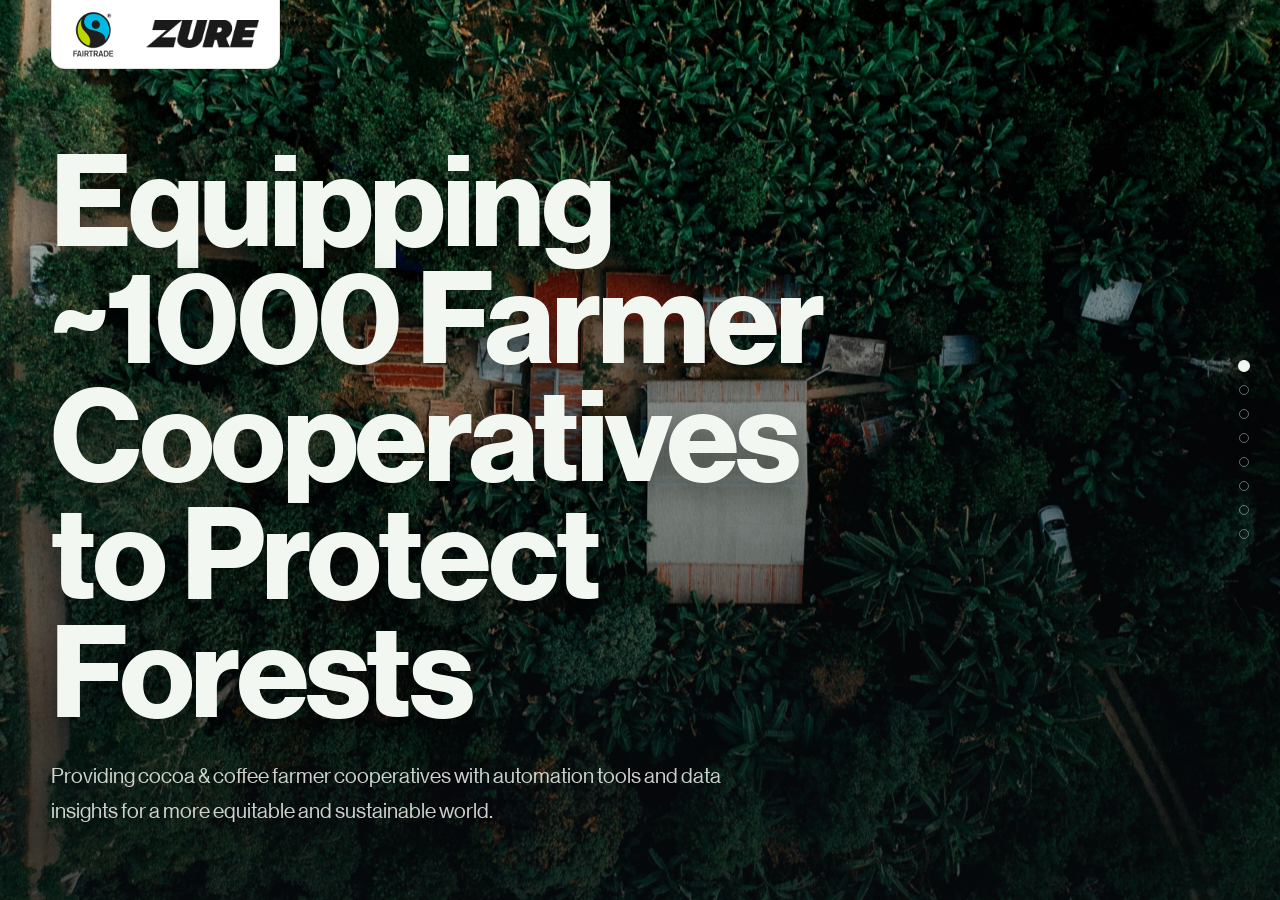
<file: index.html>
<!DOCTYPE html>
<html lang="en">
<head>
  <meta charset="UTF-8" />
  <meta name="viewport" content="width=device-width, initial-scale=1.0" />
  <meta name="robots" content="noindex, nofollow" />
  <title>Story | Fairtrade x Zure</title>
  <link rel="stylesheet" href="story.css" />
</head>
<body>
  <header class="brandbar" aria-label="Fairtrade and Zure brand bar">
    <a href="https://www.fairtrade.net" target="_blank" rel="noopener noreferrer" aria-label="Visit Fairtrade website">
      <img class="logo fairtrade-logo" src="Images/FT-Logo.png" alt="Fairtrade logo" />
    </a>
    <span class="x" aria-hidden="true"></span>
    <a class="zure-wrap" href="https://www.zure.com" target="_blank" rel="noopener noreferrer" aria-label="Visit Zure website"><img class="logo zure-logo" src="Images/Zure_logo_black_RGB.png" alt="Zure logo" /></a>
  </header>

  <main class="story">
    <section class="scene hero in-view" data-scene="1">
      <div class="scene-media">
        <img src="Images/hero-img.jpg" alt="Aerial view of river through forest" />
      </div>
      <div class="scene-copy">
        <h1 class="hero-title">Equipping ~1000 Farmer Cooperatives to Protect Forests</h1>
        <p class="hero-sub">  
          Providing cocoa & coffee farmer cooperatives with automation tools and data insights for a more equitable and sustainable world.
        </p>
      </div>
    </section>

    <section class="scene scene-impact" data-scene="2">
      <div class="scene-media parallax" data-speed="0.1">
        <img src="Images/person-farm.jpg" alt="Person working on a farm" />
      </div>
      <div class="scene-copy">
        <h2 class="impact-lede"><span class="months-phrase"><span class="impact-word months">Months</span> of work</span> to <span class="impact-word days">Days</span> of work.</h2>
        <div class="impact-proof" aria-label="Outcome metric">
          <div class="impact-proof-row">
            <p class="impact-proof-number">0%</p>
            <span class="impact-proof-suffix">reduction</span>
          </div>
          <p class="impact-proof-text">
            in start-to-end time for users to get results.
          </p>
        </div>
      </div>
    </section>

    <section class="scene scene-right" data-scene="3">
      <div class="scene-media parallax" data-speed="0.16">
        <img src="Images/farmer.jpg" alt="Cocoa producer in the field" />
      </div>
      <div class="scene-copy">
        <h2 class="scene-title"> 
          Farmers are the front line of forest protection.
        </h2>
        <p class="scene-body">
          <span class="flow-highlight">~1 million Fairtrade farmers</span> need to efficiently map and manage <span class="flow-highlight">~2,5 million hectares</span> of farm plots, 
          to support EU Deforestation Regulation readiness. All while supporting their communities' livelihoods.
        </p>
      </div>
    </section>

    <section class="scene scene-metric" data-scene="4">
      <div class="scene-media">
        <video autoplay muted loop playsinline preload="metadata" aria-hidden="true" tabindex="-1">
          <source src="Images/coffee-cherries.mp4" type="video/mp4" />
        </video>
      </div>
      <div class="scene-copy">
        <h2 class="metric-intro">
          Global scale requires new approaches to data and workflow automation.
        </h2>
        <div class="metric-grid" aria-label="Program scale metrics">
          <div class="metric-item">
            <p class="metric-value">36</p>
            <p class="metric-label">Certified cocoa & coffee countries across 3 continents</p>
          </div>
          <div class="metric-item">
            <p class="metric-value">&gt; 1 million</p>
            <p class="metric-label">Farm plots needing validated geodata</p>
          </div>
          <div class="metric-item">
            <p class="metric-value">20+</p>
            <p class="metric-label">Automated quality checks replacing manual review</p>
          </div>
        </div>
      </div>
    </section>

    <section class="scene scene-flowbeat" data-scene="5">
      <div class="scene-media parallax" data-speed="0.11">
        <img src="Images/plot-insights-map-only.png" alt="Map overview background" />
      </div>
      <div class="scene-copy">
        <div>
          <h2 class="scene-title">One shared operating view.</h2>
          <p class="scene-body">
            By digitizing the plot validation workflow and integrating satellite monitoring, 
            we created <span class="flow-highlight">a unified platform</span> that turns complex geospatial data 
            into clear, actionable insights. Producers and their trade partners can collaborate efficiently 
            and proactively manage deforestation risk at scale.
          </p>
        </div>
        <div class="flow-stage" aria-label="Workflow sequence from upload to review and risk response">
          <figure class="flow-node">
            <img src="Images/Plot-insights-dashboard.png" alt="Shared dashboard as central operating view" />
          </figure>
          <figure class="flow-node">
            <img src="Images/Plot-insights-upload.png" alt="Plot upload step" />
          </figure>
          <figure class="flow-node">
            <img src="Images/Plot-insights-alerts.png" alt="Alerts and action step" />
          </figure>
        </div>
      </div>
    </section>

    <section class="scene scene-alt" data-scene="6">
      <div class="scene-media parallax satellite" data-speed="0.13">
        <img src="Images/satellite-image.jpg" alt="Aerial view" />
      </div>
      <div class="sat-alerts" aria-label="Satellite monitoring alerts">
        <div class="sat-alert alert-danger" data-delay="1000">
          <span class="sat-icon"><svg width="1.2em" height="1.2em" viewBox="0 0 24 24" fill="none" stroke="currentColor" stroke-width="1.5" stroke-linecap="round" stroke-linejoin="round"><path d="M10.29 3.86L1.82 18a2 2 0 001.71 3h16.94a2 2 0 001.71-3L13.71 3.86a2 2 0 00-3.42 0z"/><line x1="12" y1="9" x2="12" y2="13"/><line x1="12" y1="17" x2="12.01" y2="17"/></svg></span> Alert to investigate
        </div>
        <div class="sat-alert alert-warn" data-delay="2000">
          <span class="sat-icon"><img src="Images/risk-to-monitor.svg" alt="" style="width:1.2em;height:1.2em;vertical-align:middle;" /></span> Risk to monitor
        </div>
        <div class="sat-alert alert-ok" data-delay="3000">
          <span class="sat-icon">✓</span> No alerts
        </div>
      </div>
      <div class="scene-copy">
        <h2 class="scene-title">Satellite intelligence turns deforestation risk into action.</h2>
        <p class="scene-body">
          By integrating satellite-based monitoring, every plot is continuously assessed against deforestation indicators - 
          giving producers an evidence-based view of environmental risk before the coffee & cocoa product enters the market.
        </p>
      </div>
    </section>

    <section class="scene scene-testimonials" data-scene="7">
      <div class="scene-copy">
        <div class="testimonial">
          <img class="testimonial-avatar" src="Images/Fuller_headshot.jpg" alt="" />
          <blockquote>The platform changes how Fairtrade cooperatives interact with their data and trade partners, all through an approachable and thoughtful interface. Behind the scenes, a powerful data 
            validation engine, integrations and automated workflows crafted by Zure make this possible.</blockquote>
          <div class="testimonial-meta">
            <span class="testimonial-name">Amanda Fuller</span>
            <span class="testimonial-title">Product Manager - Producer Solutions at Fairtrade International</span>
          </div>
        </div>
        <div class="testimonial">
          <img class="testimonial-avatar" src="Images/jens.jpg" alt="" />
          <blockquote>xxx</blockquote>
          <div class="testimonial-meta">
            <span class="testimonial-name">Jens Benke</span>
            <span class="testimonial-title">Product Management, Traceability, Certification at Fairtrade International</span>
          </div>
        </div>
        <!--
        <div class="testimonial">
          <img class="testimonial-avatar" src="Images/john.jpg" alt="" />
          <blockquote>The satellite monitoring integration was a turning point — our auditors trust the data, and producers understand what's expected.</blockquote>
          <div class="testimonial-meta">
            <span class="testimonial-name">John McCurdy</span>
            <span class="testimonial-title">Digital Technology Director at Fairtrade International</span>
          </div>
        </div>
        -->
      </div>
    </section>

    <section class="closing">
      <div class="scene-copy">
        <div class="closing-content">
          <div class="closing-left">
            <!--<h2>Fairtrade 🌳 Zure--><h2>Technology  + <br>Human impact.</h2>
            <p>
              If your business is looking to create an impact, <br>let’s talk about how we can help you get there.
            </p>
            <a id="contactCta" href="#">➜ Let's discuss your project</a><br>
          </div>
          <div class="closing-form-wrapper" id="closingFormWrapper" aria-hidden="true">
            <div class="form-loading" id="hubspotLoading" role="status" aria-live="polite">
              <span class="form-loading-spinner" aria-hidden="true"></span>
              <span>Loading form...</span>
            </div>
            <div id="hubspotFormHost" class="hubspot-form-wrap"></div>
          </div>
        </div>
      </div>
    </section>
  </main>

  <nav class="scroll-progress" aria-label="Page progress"></nav>

  <script>
    const storyEl = document.querySelector('.story');
    const scenes = document.querySelectorAll('.scene');
    const allSections = document.querySelectorAll('.scene, .closing');
    const parallaxBlocks = document.querySelectorAll('.parallax');
    const impactScene = document.querySelector('.scene-impact');
    const impactProofNumber = document.querySelector('.impact-proof-number');
    const progressNav = document.querySelector('.scroll-progress');
    const motionPreference = window.matchMedia('(prefers-reduced-motion: reduce)');
    const backgroundVideos = document.querySelectorAll('.scene-media video');

    const getScrollBehavior = () => (motionPreference.matches ? 'auto' : 'smooth');

    const syncBackgroundVideoMotion = () => {
      backgroundVideos.forEach((video) => {
        if (motionPreference.matches) {
          video.pause();
          video.removeAttribute('autoplay');
          video.currentTime = 0;
        } else {
          video.setAttribute('autoplay', '');
          const playPromise = video.play();
          if (playPromise && typeof playPromise.catch === 'function') {
            playPromise.catch(() => {
              // Some browsers block autoplay until interaction.
            });
          }
        }
      });
    };

    syncBackgroundVideoMotion();

    if (typeof motionPreference.addEventListener === 'function') {
      motionPreference.addEventListener('change', syncBackgroundVideoMotion);
    } else if (typeof motionPreference.addListener === 'function') {
      motionPreference.addListener(syncBackgroundVideoMotion);
    }

    /* -- Build progress dots -- */
    const dots = [];
    allSections.forEach((section, i) => {
      const dot = document.createElement('button');
      dot.className = 'dot';
      dot.setAttribute('aria-label', `Go to section ${i + 1}`);
      dot.addEventListener('click', () => {
        section.scrollIntoView({ behavior: getScrollBehavior() });
      });
      progressNav.appendChild(dot);
      dots.push(dot);
    });
    if (dots[0]) dots[0].classList.add('active');

    /* -- Active section tracking via IntersectionObserver on scroll container -- */
    const sectionObserver = new IntersectionObserver((entries) => {
      entries.forEach((entry) => {
        if (!entry.isIntersecting) return;
        const idx = Array.from(allSections).indexOf(entry.target);
        dots.forEach((d, i) => d.classList.toggle('active', i === idx));
      });
    }, { threshold: 0.55, root: storyEl });

    allSections.forEach((s) => sectionObserver.observe(s));

    let impactCountCurrent = 0;
    let impactCountTarget = 0;
    let impactCountFrame = null;

    const renderImpactCount = () => {
      impactProofNumber.textContent = `${Math.round(impactCountCurrent)}%`;
    };

    const animateImpactCount = () => {
      if (impactCountFrame !== null) return;

      const duration = 3000;
      const startVal = impactCountCurrent;
      const startTime = performance.now();

      const easeOutCubic = (t) => 1 - Math.pow(1 - t, 3);

      const step = (now) => {
        const elapsed = now - startTime;
        const rawT = Math.min(1, elapsed / duration);
        const t = easeOutCubic(rawT);

        impactCountCurrent = startVal + (impactCountTarget - startVal) * t;
        renderImpactCount();

        if (rawT < 1) {
          impactCountFrame = window.requestAnimationFrame(step);
        } else {
          impactCountCurrent = impactCountTarget;
          renderImpactCount();
          impactCountFrame = null;
        }
      };

      impactCountFrame = window.requestAnimationFrame(step);
    };

    const observer = new IntersectionObserver((entries) => {
      entries.forEach((entry) => {
        if (!entry.isIntersecting) return;
        entry.target.classList.add('in-view');
      });
    }, { threshold: 0.35, root: storyEl });

    scenes.forEach((scene) => observer.observe(scene));

    /* ── Satellite alert stagger ── */
    const satSection = document.querySelector('.scene-alt');
    let satAlertsTriggered = false;

    const satObserver = new IntersectionObserver((entries) => {
      entries.forEach((entry) => {
        if (!entry.isIntersecting || satAlertsTriggered) return;
        satAlertsTriggered = true;
        const alerts = satSection.querySelectorAll('.sat-alert');
        alerts.forEach((alert) => {
          const delay = Number(alert.dataset.delay || 0);
          setTimeout(() => alert.classList.add('visible'), delay);
        });
      });
    }, { threshold: 0.35 });

    if (satSection) satObserver.observe(satSection);

    /* ── Flow showcase cycle ── */
    const flowStage = document.querySelector('.flow-stage');
    const flowNodes = flowStage ? Array.from(flowStage.querySelectorAll('.flow-node')) : [];
    let flowStarted = false;

    function cycleFlow(idx) {
      flowNodes.forEach(n => n.classList.remove('active', 'next', 'queued'));
      const nextIdx = (idx + 1) % flowNodes.length;
      const queuedIdx = (idx + 2) % flowNodes.length;
      flowNodes[queuedIdx].classList.add('queued');
      flowNodes[nextIdx].classList.add('next');

      const node = flowNodes[idx];
      const img = node.querySelector('img');
      img.style.animation = 'none';
      void img.offsetHeight;
      img.style.animation = '';

      node.classList.add('active');

      img.addEventListener('animationend', () => {
        cycleFlow(nextIdx);
      }, { once: true });
    }

    if (flowStage) {
      const flowObserver = new IntersectionObserver((entries) => {
        entries.forEach((entry) => {
          if (entry.isIntersecting && !flowStarted) {
            flowStarted = true;
            cycleFlow(0);
          }
        });
      }, { threshold: 0.25 });
      flowObserver.observe(flowStage);
    }

    /* ── Impact section: trigger after 1.5s delay when in view ── */
    let impactEffectsTriggered = false;

    const triggerImpactEffects = () => {
      if (impactEffectsTriggered) return;
      impactEffectsTriggered = true;

      impactScene.classList.add('emphasis-days');
      impactScene.classList.remove('emphasis-months');
      impactCountTarget = 95;
      animateImpactCount();
      impactScene.style.setProperty('--proof-progress', '1');
    };

    const impactObserver = new IntersectionObserver((entries) => {
      entries.forEach((entry) => {
        if (entry.isIntersecting && !impactEffectsTriggered) {
          setTimeout(triggerImpactEffects, 1000);
        }
      });
    }, { threshold: 0.5, root: storyEl });

    if (impactScene) {
      impactScene.classList.add('emphasis-months');
      impactObserver.observe(impactScene);
    }

    const onScroll = () => {
      const viewportMid = window.innerHeight * 0.5;
      parallaxBlocks.forEach((block) => {
        const img = block.querySelector('img');
        const speed = Number(block.dataset.speed || '0.1');
        const rect = block.getBoundingClientRect();
        const delta = rect.top + rect.height / 2 - viewportMid;
        const move = Math.max(-24, Math.min(24, -delta * speed));
        img.style.transform = `scale(1.05) translateY(${move}px)`;
      });
    };

    storyEl.addEventListener('scroll', onScroll, { passive: true });
    onScroll();

    /* ── Contact + HubSpot form ── */
    const contactCta = document.getElementById('contactCta');
    const hubspotFormHost = document.getElementById('hubspotFormHost');
    const closingFormWrapper = document.getElementById('closingFormWrapper');

    let hubspotScriptPromise = null;
    let hubspotFormLoaded = false;
    let hubspotFormInitPromise = null;

    const loadHubspotScript = () => {
      if (window.hbspt) return Promise.resolve();
      if (hubspotScriptPromise) return hubspotScriptPromise;

      hubspotScriptPromise = new Promise((resolve, reject) => {
        const script = document.createElement('script');
        script.charset = 'utf-8';
        script.type = 'text/javascript';
        script.src = 'https://js-eu1.hsforms.net/forms/embed/v2.js';
        script.onload = resolve;
        script.onerror = reject;
        document.head.appendChild(script);
      });

      return hubspotScriptPromise;
    };

    const ensureHubspotForm = async () => {
      if (hubspotFormLoaded) return;
      if (hubspotFormInitPromise) return hubspotFormInitPromise;

      hubspotFormInitPromise = (async () => {
        await loadHubspotScript();
        if (!window.hbspt || !hubspotFormHost) {
          throw new Error('HubSpot library unavailable');
        }

        await new Promise((resolve, reject) => {
          const readyTimeout = window.setTimeout(() => {
            reject(new Error('HubSpot form timed out'));
          }, 12000);

          window.hbspt.forms.create({
            portalId: '143587615',
            formId: '76c113cc-6b05-4dad-b2e4-16c54279c3fd',
            region: 'eu1',
            target: '#hubspotFormHost',
            onFormReady: () => {
              window.clearTimeout(readyTimeout);
              hubspotFormLoaded = true;
              resolve();
            }
          });
        });
      })();

      return hubspotFormInitPromise;
    };

    const openHubspotDialog = async (e) => {
      e.preventDefault();
      if (!closingFormWrapper || !contactCta) return;

      closingFormWrapper.classList.add('open');
      closingFormWrapper.classList.remove('ready');
      closingFormWrapper.classList.add('loading');
      closingFormWrapper.setAttribute('aria-hidden', 'false');
      hubspotFormHost.setAttribute('aria-busy', 'true');
      contactCta.setAttribute('aria-busy', 'true');

      try {
        await ensureHubspotForm();
        closingFormWrapper.classList.remove('loading');
        closingFormWrapper.classList.add('ready');
        hubspotFormHost.removeAttribute('aria-busy');
      } catch (err) {
        closingFormWrapper.classList.remove('loading');
        if (hubspotFormHost && !hubspotFormLoaded) {
          hubspotFormHost.textContent = 'Failed to load the HubSpot form. Please try again.';
          hubspotFormHost.style.opacity = '1';
          hubspotFormHost.style.transform = 'none';
        }
      } finally {
        contactCta.removeAttribute('aria-busy');
      }

      if (window.innerWidth <= 820) {
        closingFormWrapper.scrollIntoView({ behavior: getScrollBehavior(), block: 'start' });
      }
    };

    if ('requestIdleCallback' in window) {
      requestIdleCallback(() => {
        loadHubspotScript().catch(() => {
          // Ignore warm-up failures; regular click flow has full error handling.
        });
      }, { timeout: 3000 });
    } else {
      setTimeout(() => {
        loadHubspotScript().catch(() => {
          // Ignore warm-up failures; regular click flow has full error handling.
        });
      }, 1200);
    }

    contactCta.addEventListener('click', openHubspotDialog);
  </script>
</body>
</html>
</file>
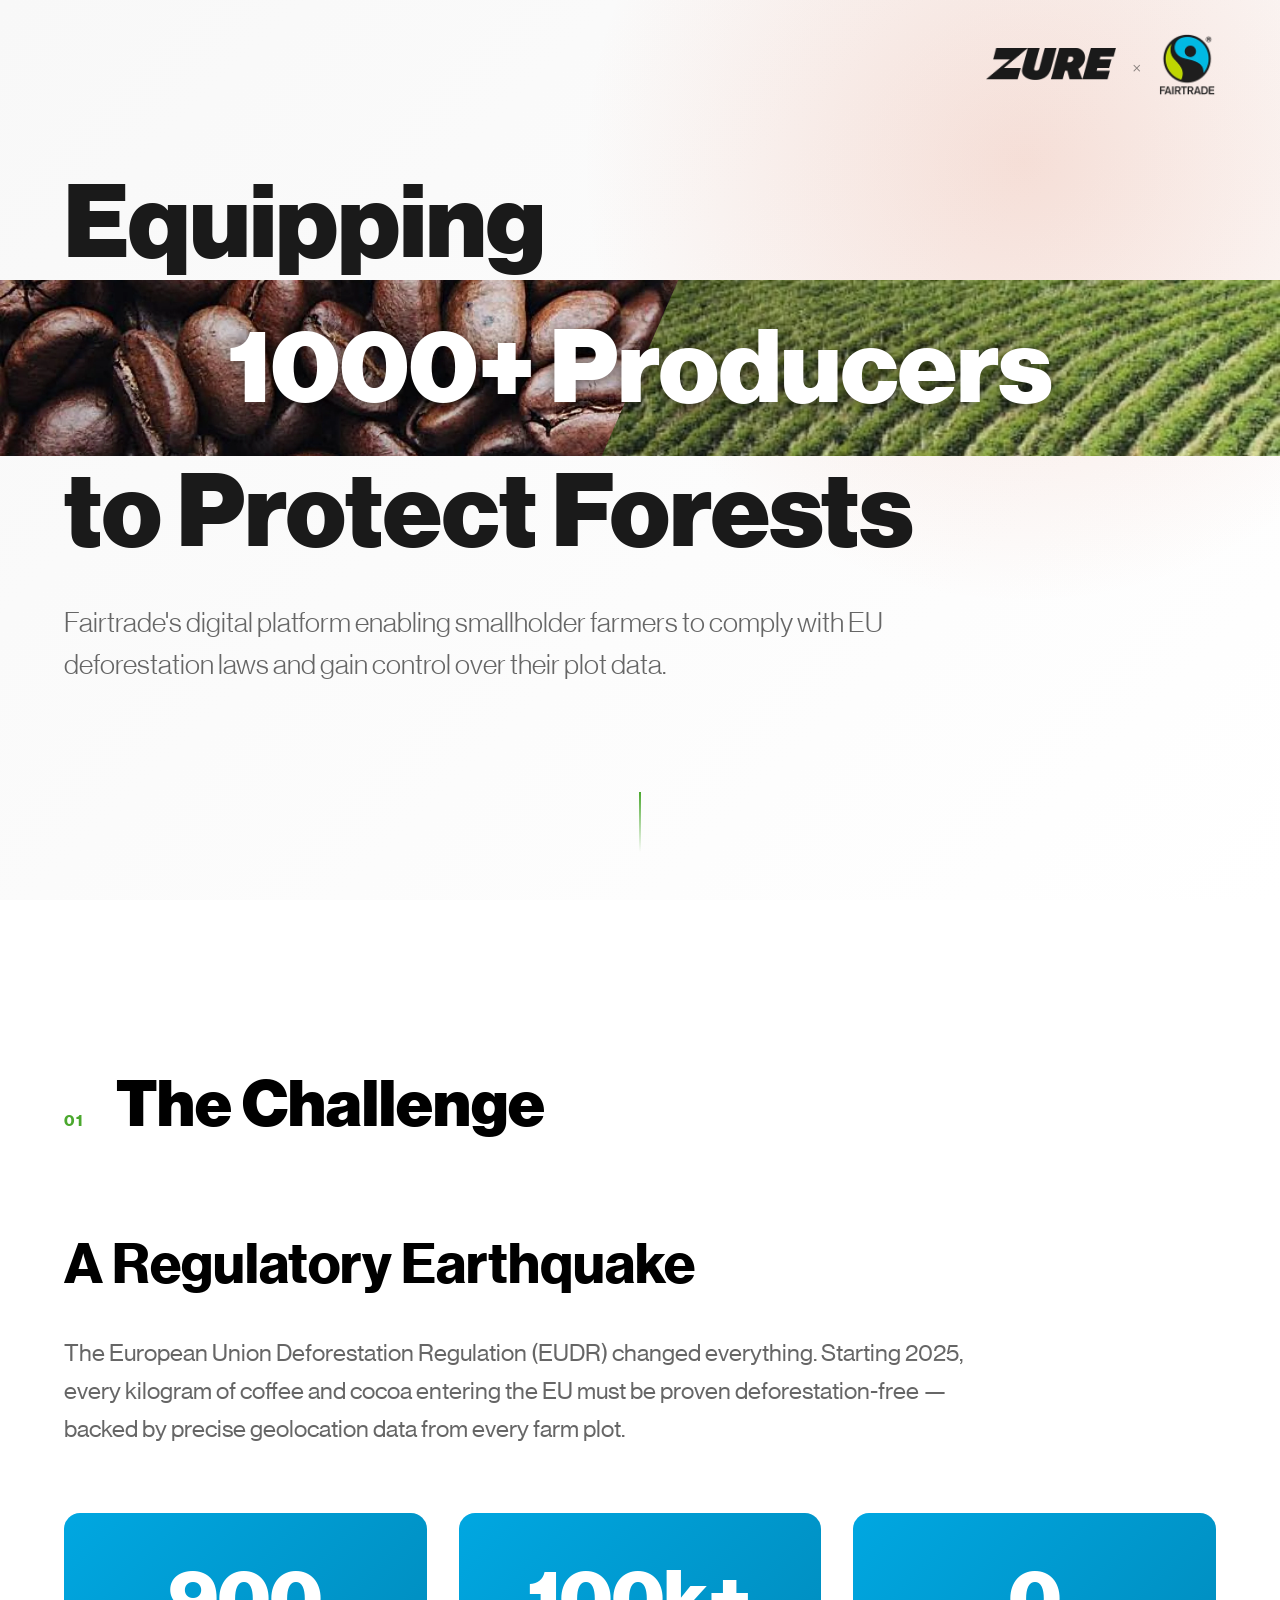
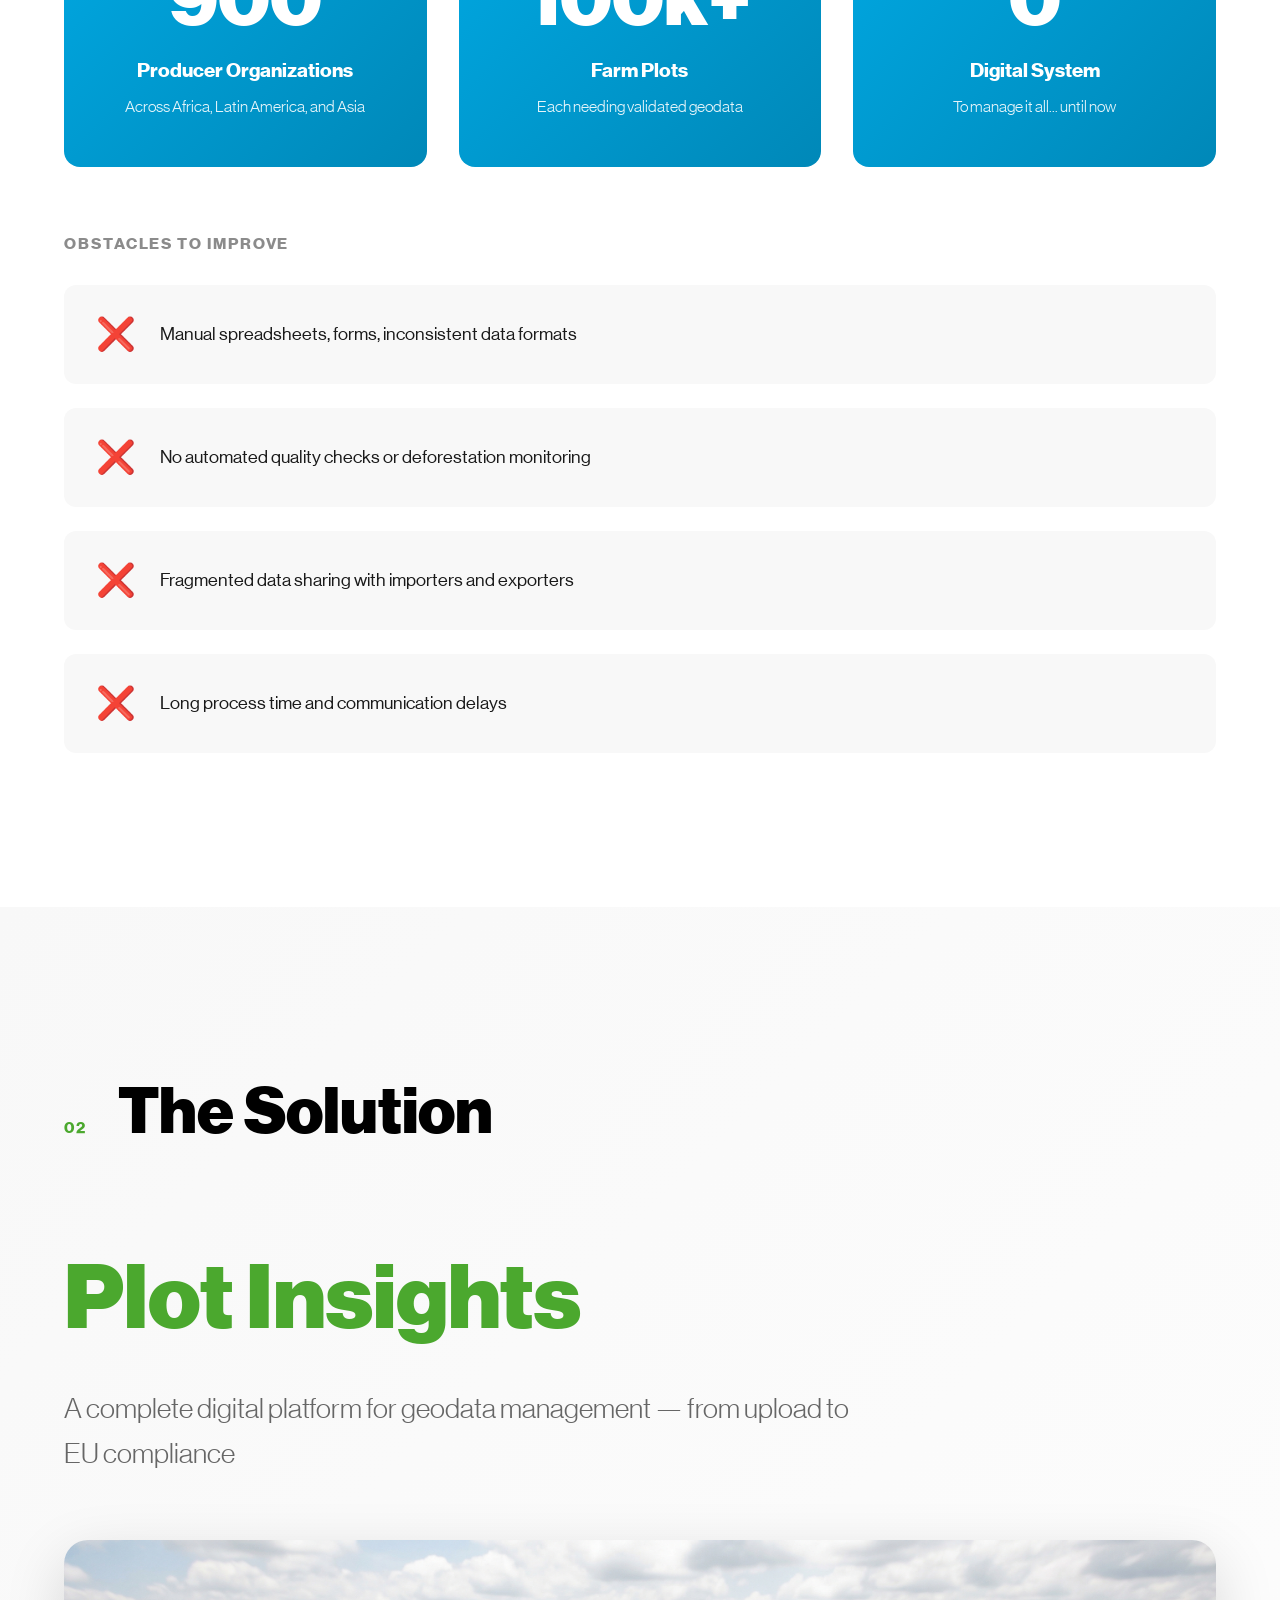
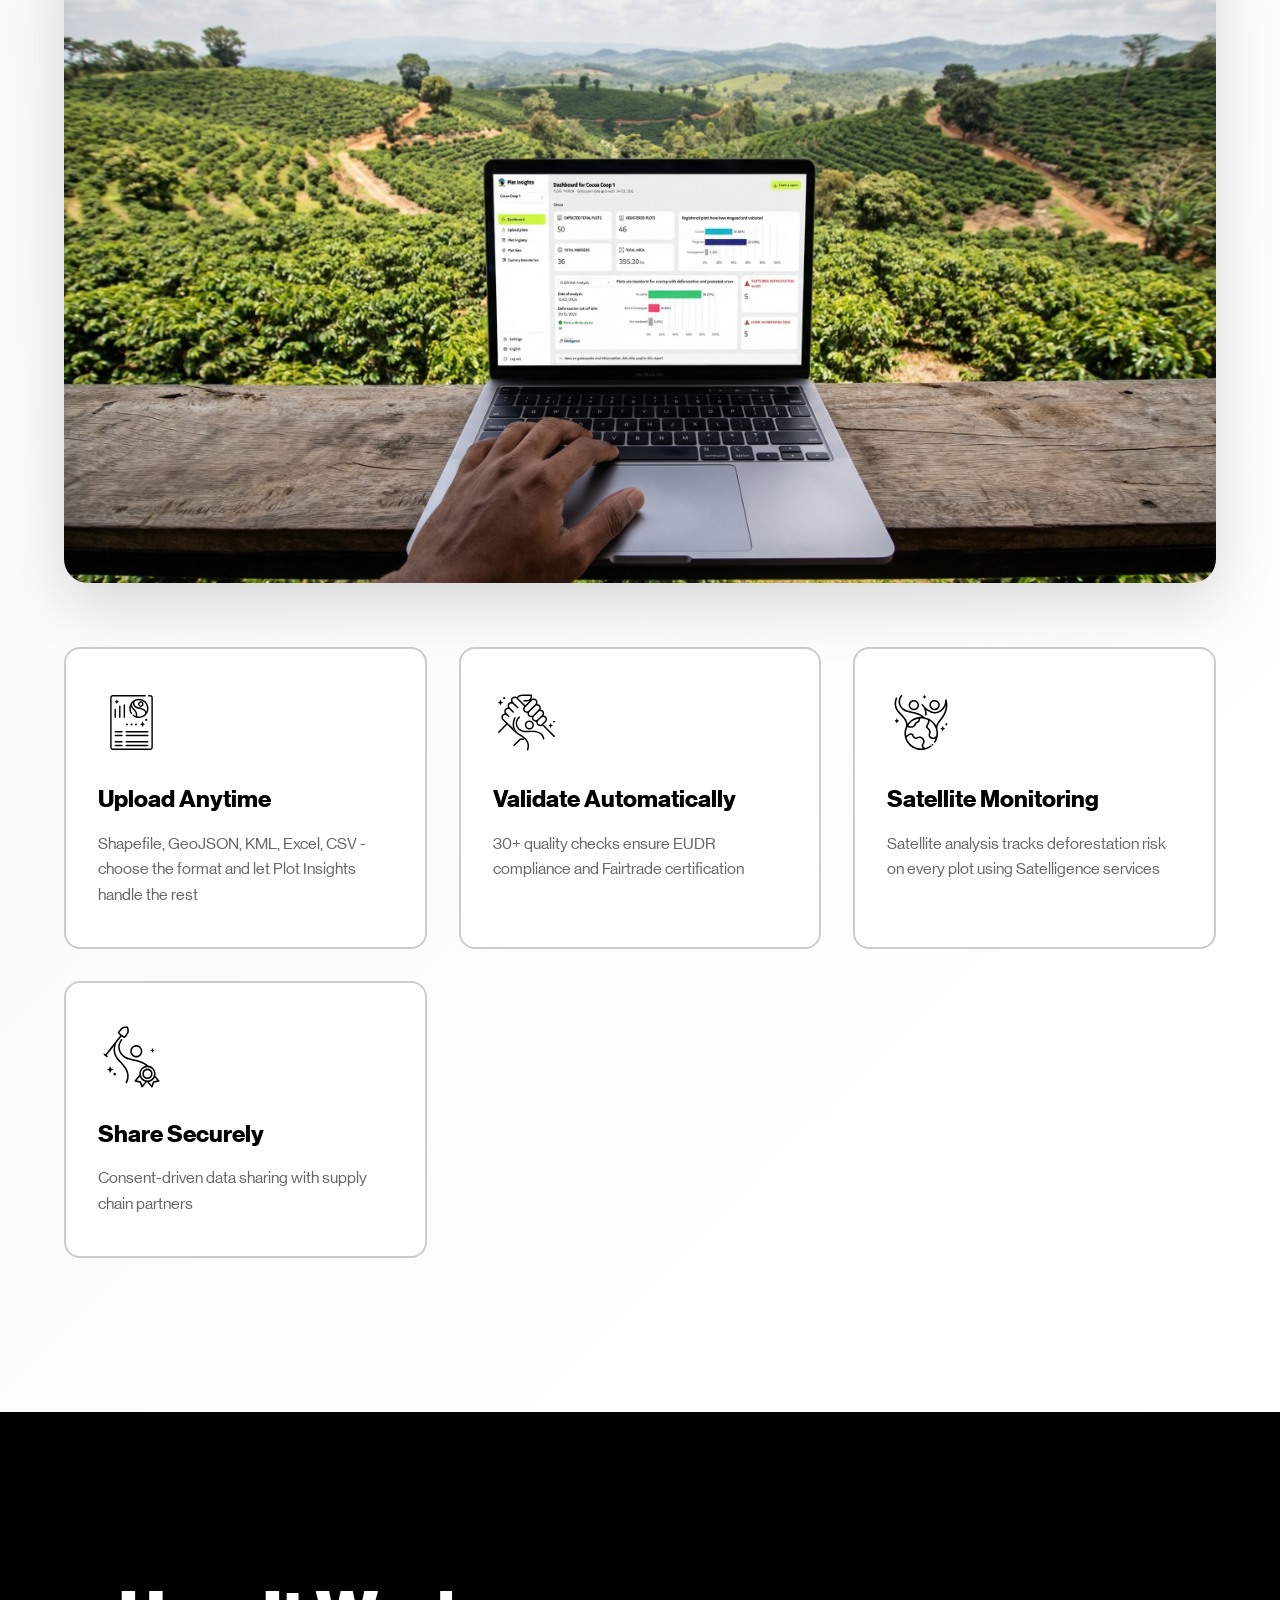
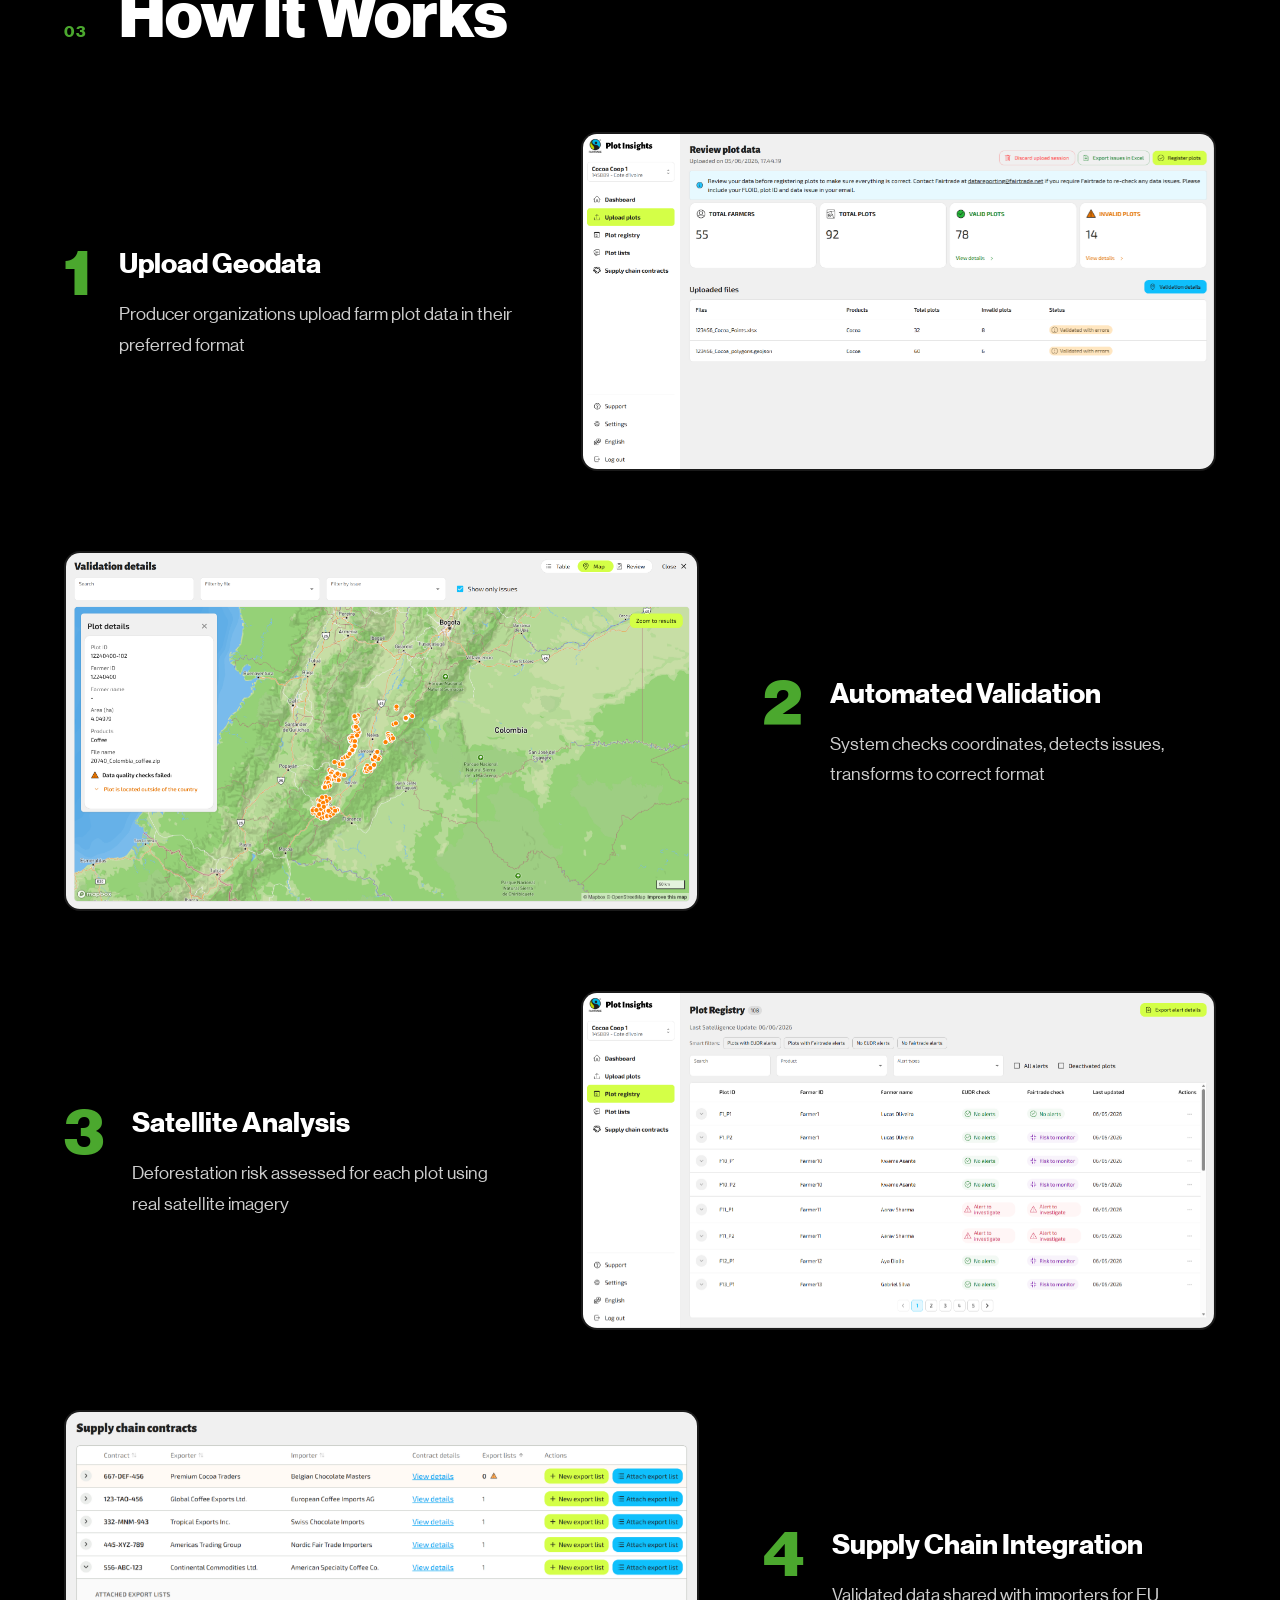
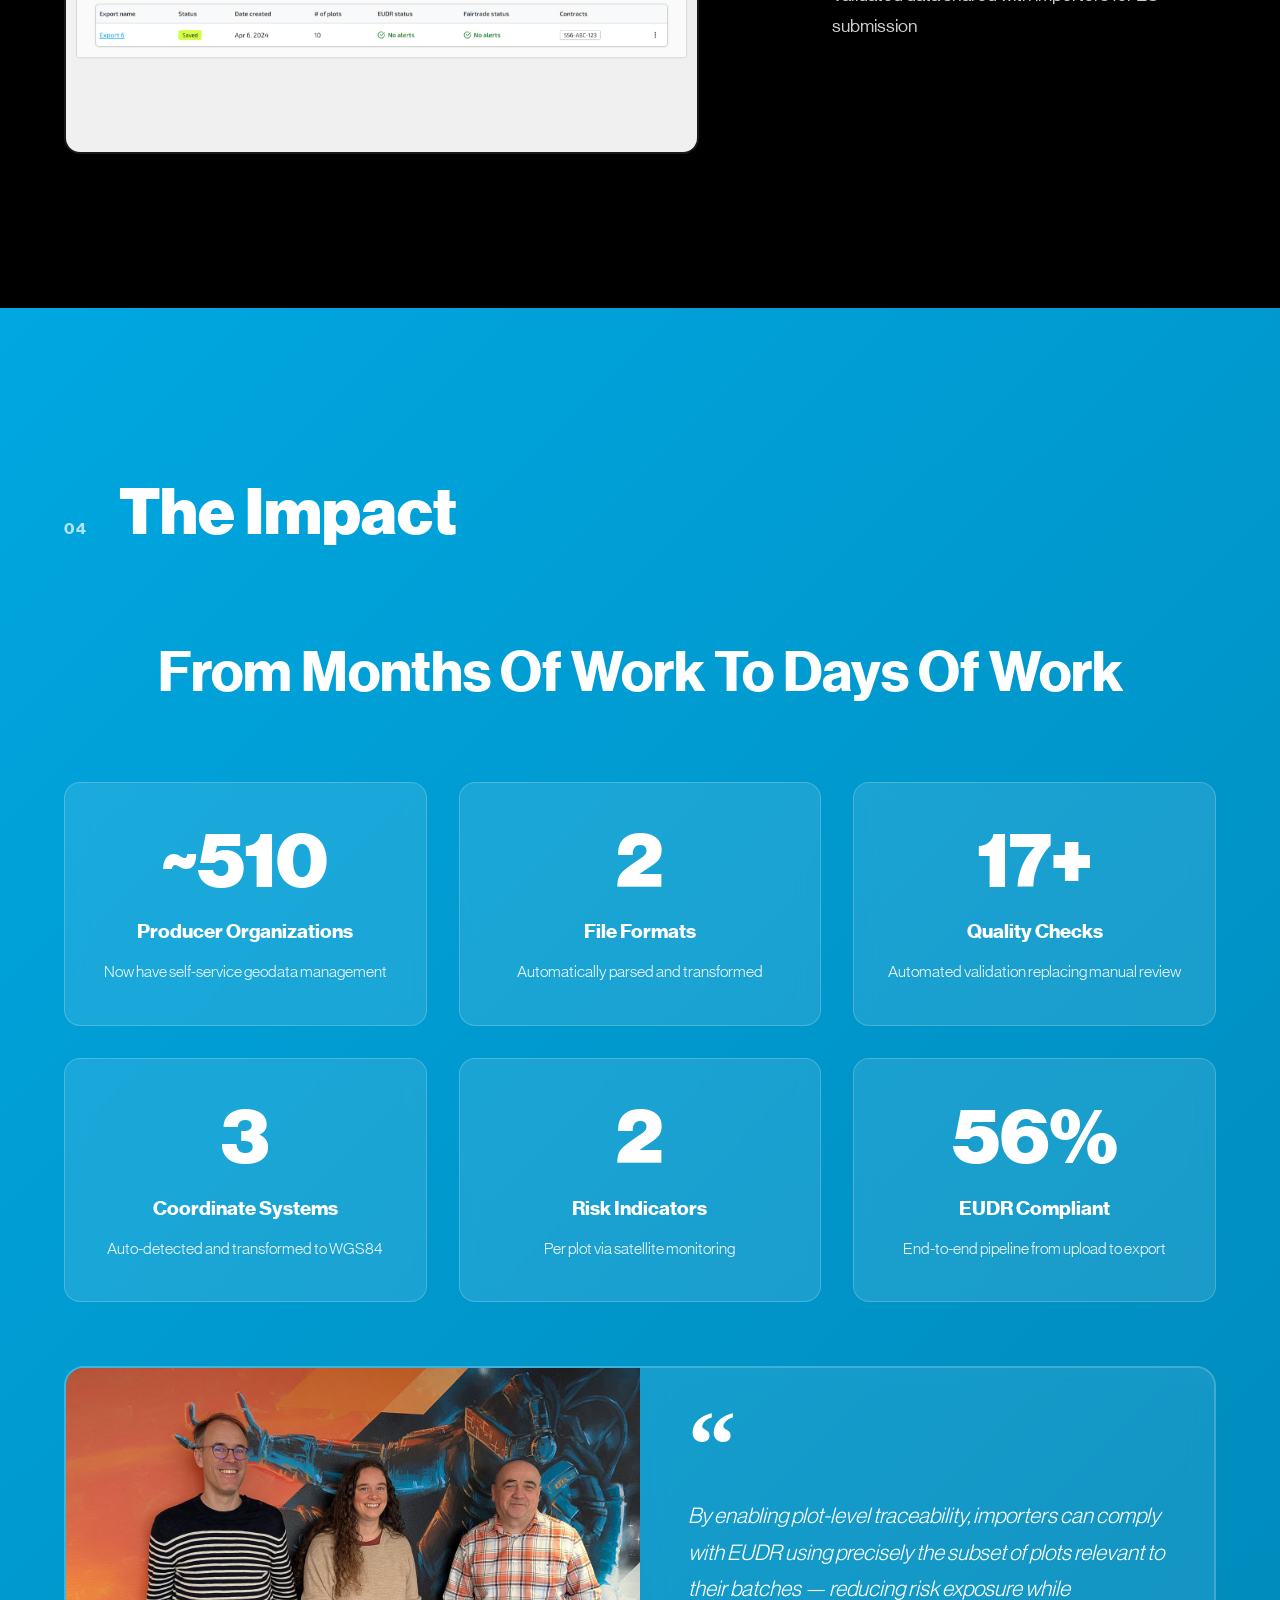
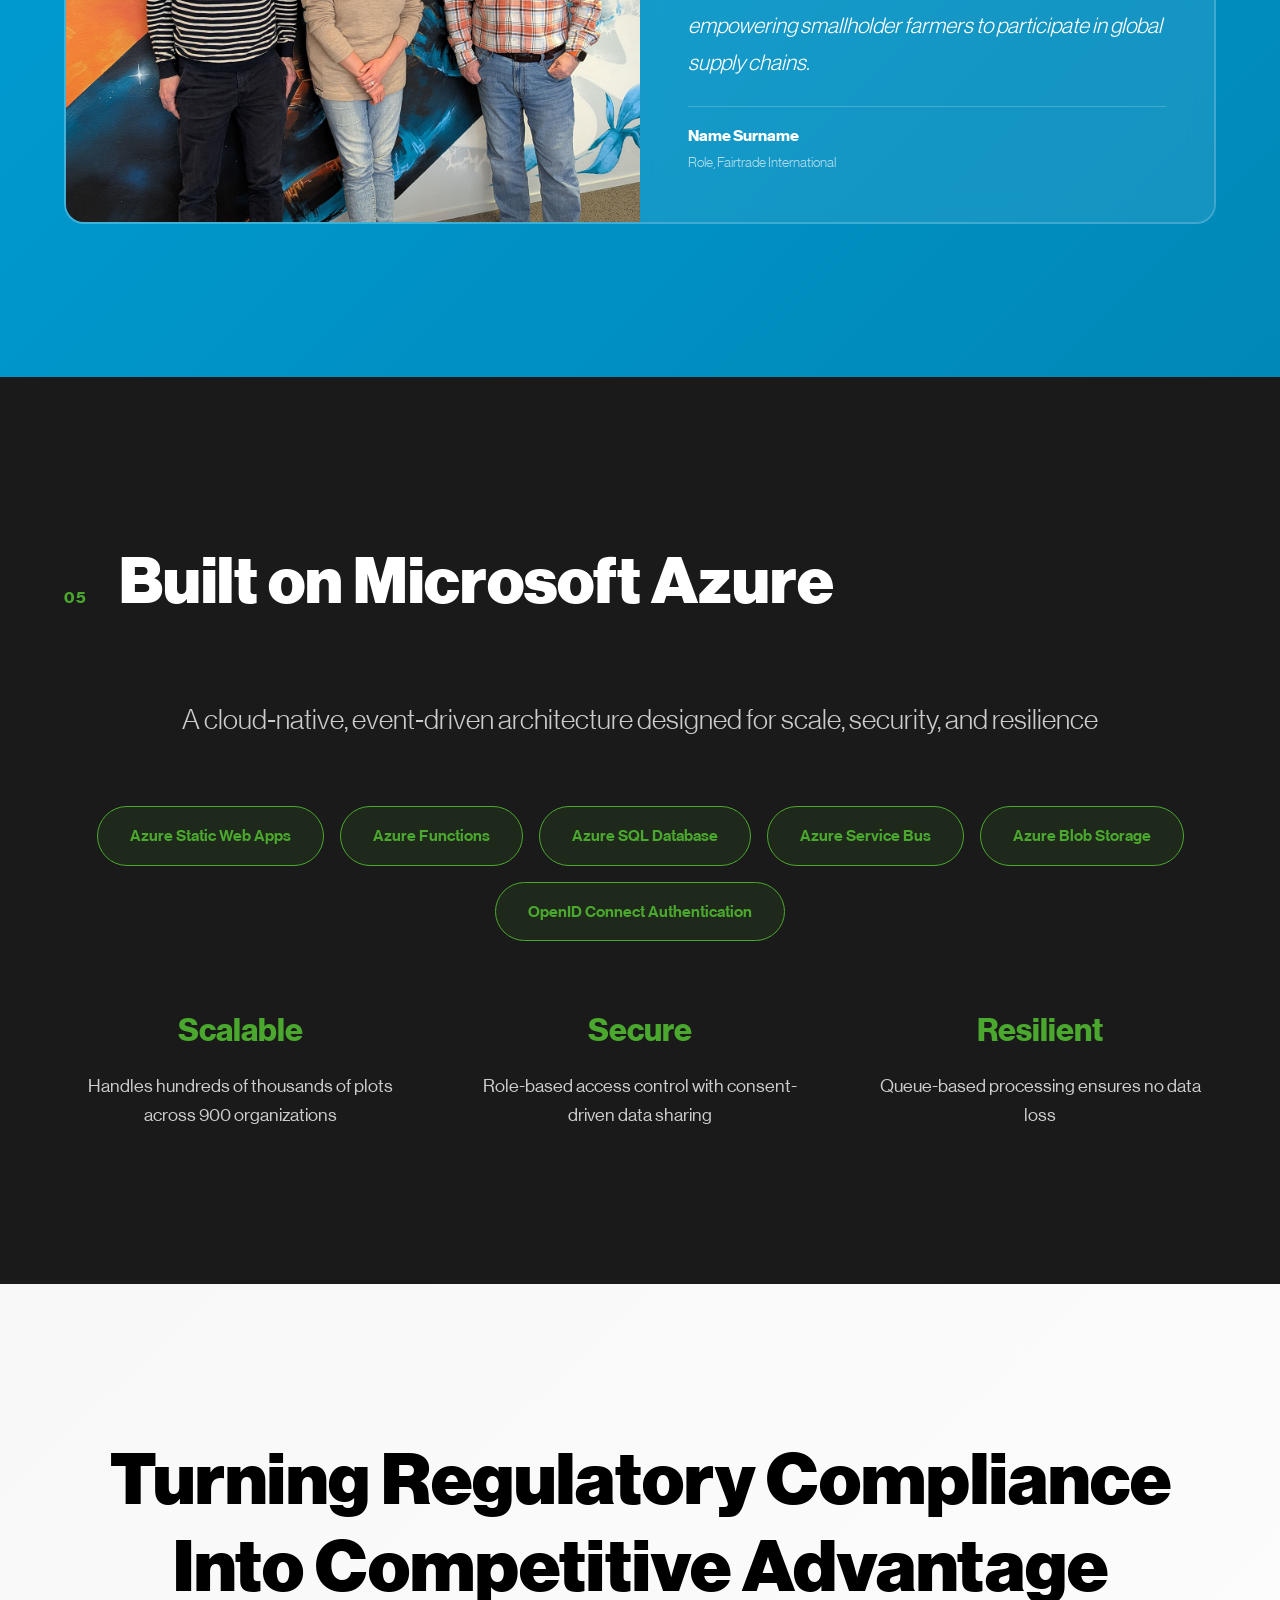
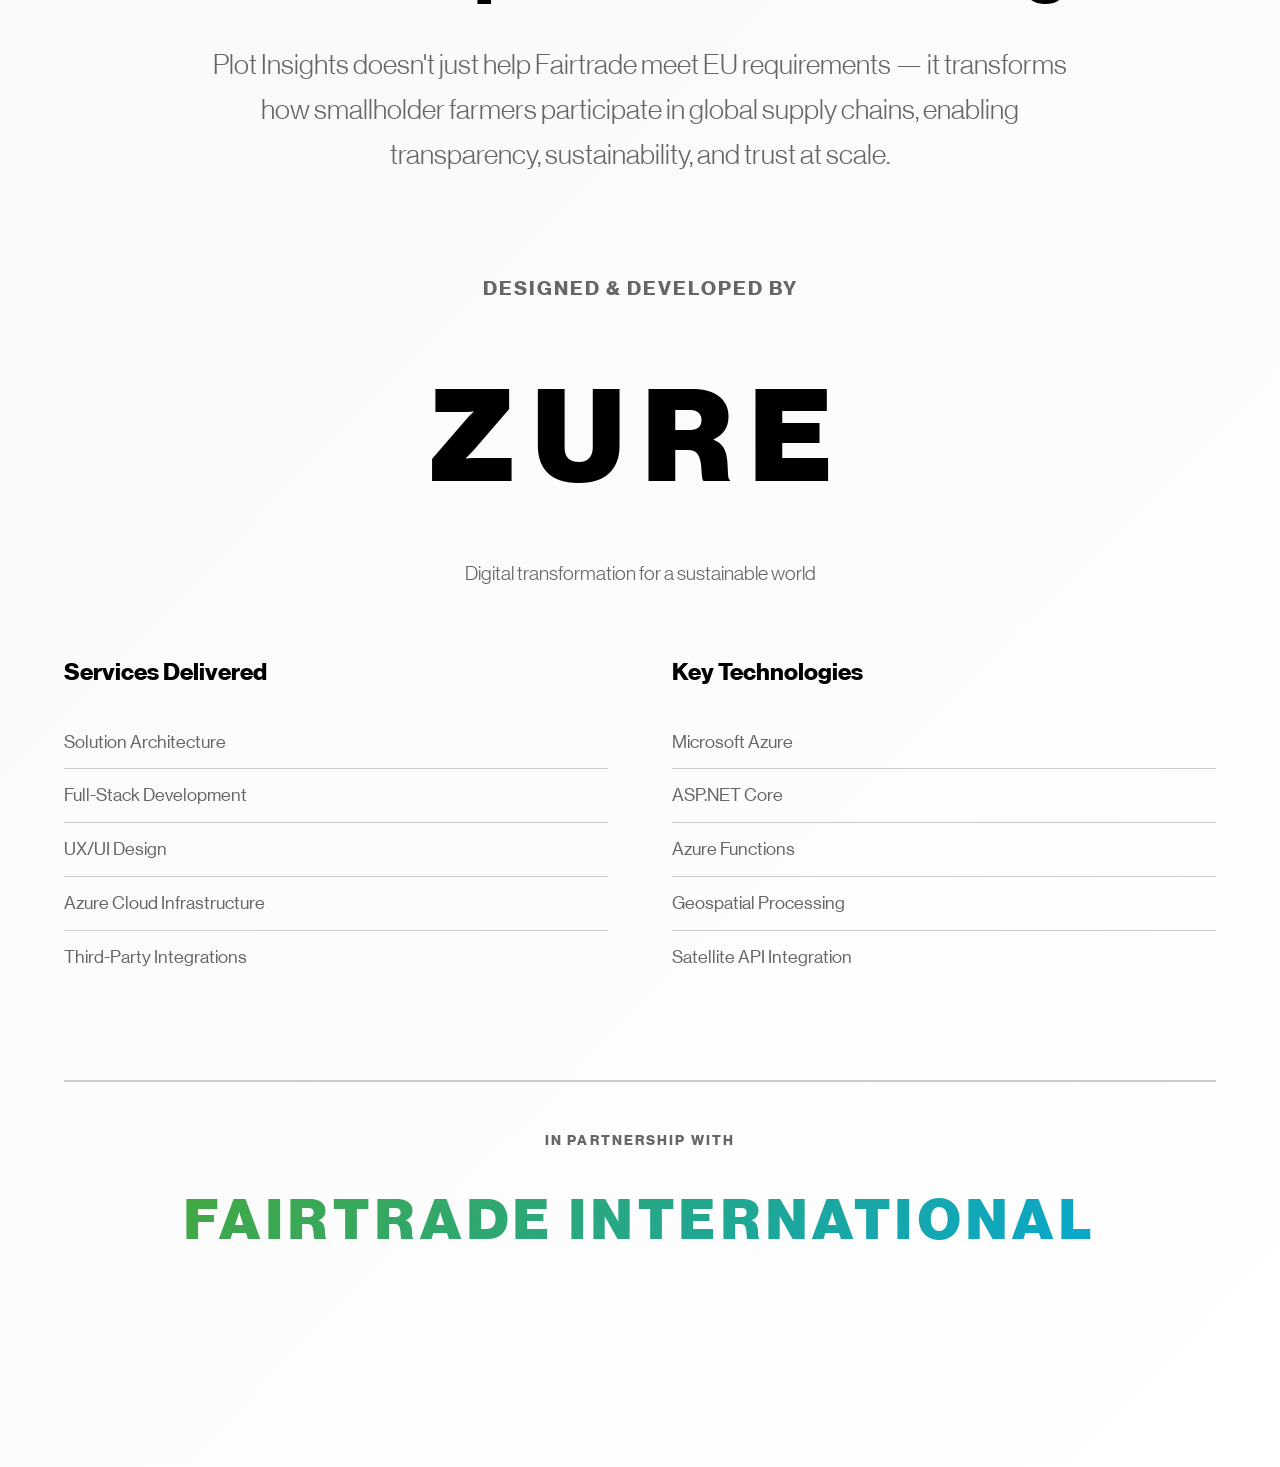
<file: presentation - BACKUP.html>
<!DOCTYPE html>
<html lang="en">
<head>
    <meta charset="UTF-8">
    <meta name="viewport" content="width=device-width, initial-scale=1.0">
    <title>Plot Insights | Fairtrade × Zure</title>
    <link rel="stylesheet" href="presentation-styles.css">
</head>
<body>
    <!-- Branding Bar - Fixed -->
    <div class="zure-brand">
        <a href="https://zure.com" target="_blank" rel="noopener noreferrer"><img src="Images/Zure_logo_black_RGB.png" alt="Zure" class="zure-logo"></a>
        <span class="brand-collab-x">×</span>
        <a href="https://fairtrade.net" target="_blank" rel="noopener noreferrer"><img src="Images/FT-Logo.png" alt="Fairtrade" class="brand-ft-logo"></a>
    </div>

    <!-- Section 1: Hero -->
    <section class="hero-section" id="hero">
        <div class="hero-content">
            <h1 class="hero-title">
                <span class="hero-title-line">Equipping</span>
                <span class="hero-title-line hero-title-highlight">1000+ Producers</span>
                <span class="hero-title-line">to Protect Forests</span>
            </h1>
            <div class="hero-subtitle">
                Fairtrade's digital platform enabling smallholder farmers to comply with EU deforestation laws and gain control over their plot data.
            </div><!--
            <div class="hero-client">
                <span class="client-label">CLIENT</span>
                <span class="client-name">Fairtrade International</span>
            </div>-->
        </div>
        <div class="scroll-indicator">
            <div class="scroll-line"></div>
        </div>
    </section>

    <!-- Section 2: The Challenge -->
    <section class="challenge-section" id="challenge">
        <div class="section-header">
            <span class="section-number">01</span>
            <h2 class="section-title">The Challenge</h2>
        </div>
        <div class="challenge-content">
            <div class="challenge-main">
                <h3 class="challenge-headline">A Regulatory Earthquake</h3>
                <p class="challenge-text">
                    The European Union Deforestation Regulation (EUDR) changed everything. 
                    Starting 2025, every kilogram of coffee and cocoa entering the EU must be 
                    proven deforestation-free — backed by precise geolocation data from every farm plot.
                </p>
            </div>
            
            <div class="challenge-stats">
                <div class="stat-card reveal-on-scroll">
                    <div class="stat-number">900</div>
                    <div class="stat-label">Producer Organizations</div>
                    <div class="stat-desc">Across Africa, Latin America, and Asia</div>
                </div>
                <div class="stat-card reveal-on-scroll">
                    <div class="stat-number">100k+</div>
                    <div class="stat-label">Farm Plots</div>
                    <div class="stat-desc">Each needing validated geodata</div>
                </div>
                <div class="stat-card reveal-on-scroll">
                    <div class="stat-number">0</div>
                    <div class="stat-label">Digital System</div>
                    <div class="stat-desc">To manage it all... until now</div>
                </div>
            </div>

            <div class="challenge-problems">
                <h4 class="challenge-problems-heading">Obstacles to improve</h4>
                <div class="problem-item reveal-on-scroll">
                    <span class="problem-icon">❌</span>
                    <span class="problem-text">Manual spreadsheets, forms, inconsistent data formats</span>
                </div>
                <div class="problem-item reveal-on-scroll">
                    <span class="problem-icon">❌</span>
                    <span class="problem-text">No automated quality checks or deforestation monitoring</span>
                </div>
                <div class="problem-item reveal-on-scroll">
                    <span class="problem-icon">❌</span>
                    <span class="problem-text">Fragmented data sharing with importers and exporters</span>
                </div>
                <div class="problem-item reveal-on-scroll">
                    <span class="problem-icon">❌</span>
                    <span class="problem-text">Long process time and communication delays</span>
                </div>
            </div>
        </div>
    </section>

    <!-- Section 3: The Solution -->
    <section class="solution-section" id="solution">
        <div class="section-header">
            <span class="section-number">02</span>
            <h2 class="section-title">The Solution</h2>
        </div>
        <div class="solution-content">
            <div class="solution-intro">
                <h3 class="solution-headline">Plot Insights</h3>
                <p class="solution-tagline">
                    A complete digital platform for geodata management — from upload to EU compliance
                </p>
            </div>

            <div class="solution-image reveal-on-scroll">
                <img src="Images/generated-dashboard-view.png" alt="Producer viewing their Plot Insights dashboard">
            </div>

            <div class="solution-features">
                <div class="feature-card reveal-on-scroll">
                    <div class="feature-icon"><img src="Images/Fairtrade_Icon_Black_Sales Report_Sales Report.svg" alt="Upload"></div>
                    <h4 class="feature-title">Upload Anytime</h4>
                    <p class="feature-desc">Shapefile, GeoJSON, KML, Excel, CSV - choose the format and let Plot Insights handle the rest</p>
                </div>
                <div class="feature-card reveal-on-scroll">
                    <div class="feature-icon"><img src="Images/Fairtrade_Icon_Black_Collaboration_Collaboration.svg" alt="Validate"></div>
                    <h4 class="feature-title">Validate Automatically</h4>
                    <p class="feature-desc">30+ quality checks ensure EUDR compliance and Fairtrade certification</p>
                </div>
                <div class="feature-card reveal-on-scroll">
                    <div class="feature-icon"><img src="Images/Fairtrade_Icon_Black_Global_Global.svg" alt="Monitor"></div>
                    <h4 class="feature-title">Satellite Monitoring</h4>
                    <p class="feature-desc">Satellite analysis tracks deforestation risk on every plot using Satelligence services</p>
                </div>
                <div class="feature-card reveal-on-scroll">
                    <div class="feature-icon"><img src="Images/Fairtrade_Icon_Black_Expertise-led Farming_Expertise-led Farming.svg" alt="Share"></div>
                    <h4 class="feature-title">Share Securely</h4>
                    <p class="feature-desc">Consent-driven data sharing with supply chain partners</p>
                </div>
            </div>
        </div>
    </section>

    <!-- Section 4: How It Works -->
    <section class="flow-section" id="flow">
        <div class="section-header">
            <span class="section-number">03</span>
            <h2 class="section-title">How It Works</h2>
        </div>
        <div class="flow-content">
            <div class="flow-steps">

                <div class="flow-step reveal-on-scroll">
                    <div class="flow-step-text">
                        <div class="flow-step-number">1</div>
                        <div class="flow-step-content">
                            <h4 class="flow-step-title">Upload Geodata</h4>
                            <p class="flow-step-desc">Producer organizations upload farm plot data in their preferred format</p>
                        </div>
                    </div>
                    <div class="flow-step-image flow-step-image--scroll-zoom-top-right">
                        <img src="Images/Plot-insights-upload.png" alt="Upload Geodata">
                    </div>
                </div>

                <div class="flow-step flow-step--reverse reveal-on-scroll">
                    <div class="flow-step-image flow-step-image--scroll-zoom-left">
                        <img src="Images/Plot-insights-map.png" alt="Automated Validation">
                    </div>
                    <div class="flow-step-text">
                        <div class="flow-step-number">2</div>
                        <div class="flow-step-content">
                            <h4 class="flow-step-title">Automated Validation</h4>
                            <p class="flow-step-desc">System checks coordinates, detects issues, transforms to correct format</p>
                        </div>
                    </div>
                </div>

                <div class="flow-step reveal-on-scroll">
                    <div class="flow-step-text">
                        <div class="flow-step-number">3</div>
                        <div class="flow-step-content">
                            <h4 class="flow-step-title">Satellite Analysis</h4>
                            <p class="flow-step-desc">Deforestation risk assessed for each plot using real satellite imagery</p>
                        </div>
                    </div>
                    <div class="flow-step-image flow-step-image--scroll-zoom">
                        <img src="Images/Plot-insights-alerts.png" alt="Satellite Analysis">
                    </div>
                </div>

                <div class="flow-step flow-step--reverse reveal-on-scroll">
                    <div class="flow-step-image flow-step-image--scroll-zoom-top">
                        <img src="Images/Plot-insights-plotlist.png" alt="Supply Chain Integration">
                    </div>
                    <div class="flow-step-text">
                        <div class="flow-step-number">4</div>
                        <div class="flow-step-content">
                            <h4 class="flow-step-title">Supply Chain Integration</h4>
                            <p class="flow-step-desc">Validated data shared with importers for EU submission</p>
                        </div>
                    </div>
                </div>

            </div>
        </div>
    </section>

    <!-- Section 5: The Impact -->
    <section class="impact-section" id="impact">
        <div class="section-header">
            <span class="section-number">04</span>
            <h2 class="section-title">The Impact</h2>
        </div>
        <div class="impact-content">
            <div class="impact-headline">
                <h3>From Months Of Work To Days Of Work</h3>
            </div>

            <div class="impact-grid">
                <div class="impact-card reveal-on-scroll">
                    <div class="impact-number">~900</div>
                    <div class="impact-label">Producer Organizations</div>
                    <div class="impact-desc">Now have self-service geodata management</div>
                </div>
                <div class="impact-card reveal-on-scroll">
                    <div class="impact-number">5</div>
                    <div class="impact-label">File Formats</div>
                    <div class="impact-desc">Automatically parsed and transformed</div>
                </div>
                <div class="impact-card reveal-on-scroll">
                    <div class="impact-number">30+</div>
                    <div class="impact-label">Quality Checks</div>
                    <div class="impact-desc">Automated validation replacing manual review</div>
                </div>
                <div class="impact-card reveal-on-scroll">
                    <div class="impact-number">7</div>
                    <div class="impact-label">Coordinate Systems</div>
                    <div class="impact-desc">Auto-detected and transformed to WGS84</div>
                </div>
                <div class="impact-card reveal-on-scroll">
                    <div class="impact-number">5</div>
                    <div class="impact-label">Risk Indicators</div>
                    <div class="impact-desc">Per plot via satellite monitoring</div>
                </div>
                <div class="impact-card reveal-on-scroll">
                    <div class="impact-number">100%</div>
                    <div class="impact-label">EUDR Compliant</div>
                    <div class="impact-desc">End-to-end pipeline from upload to export</div>
                </div>
            </div>

            <div class="impact-photo-quote reveal-on-scroll">
                    <div class="impact-photo-wrap">
                        <img src="Images/fairtrade-team.jpg" alt="Fairtrade team" class="impact-photo">
                    </div>
                    <div class="impact-quote">
                        <div class="impact-quote-mark">“</div>
                        <blockquote>
                            By enabling plot-level traceability, importers can comply with EUDR using precisely 
                            the subset of plots relevant to their batches — reducing risk exposure while 
                            empowering smallholder farmers to participate in global supply chains.
                        </blockquote>
                        <div class="impact-quote-attribution">
                            <div class="impact-quote-name">Name Surname</div>
                            <div class="impact-quote-role">Role, Fairtrade International</div>
                        </div>
                    </div>
                </div>
        </div>
    </section>

    <!-- Section 6: The Technology -->
    <section class="tech-section" id="tech">
        <div class="section-header">
            <span class="section-number">05</span>
            <h2 class="section-title">Built on Microsoft Azure</h2>
        </div>
        <div class="tech-content">
            <div class="tech-intro">
                <p class="tech-text">
                    A cloud-native, event-driven architecture designed for scale, security, and resilience
                </p>
            </div>
            <div class="tech-highlights">
                <div class="tech-badge reveal-on-scroll">Azure Static Web Apps</div>
                <div class="tech-badge reveal-on-scroll">Azure Functions</div>
                <div class="tech-badge reveal-on-scroll">Azure SQL Database</div>
                <div class="tech-badge reveal-on-scroll">Azure Service Bus</div>
                <div class="tech-badge reveal-on-scroll">Azure Blob Storage</div>
                <div class="tech-badge reveal-on-scroll">OpenID Connect Authentication</div>
            </div>
            <div class="tech-features-grid">
                <div class="tech-feature reveal-on-scroll">
                    <h4>Scalable</h4>
                    <p>Handles hundreds of thousands of plots across 900 organizations</p>
                </div>
                <div class="tech-feature reveal-on-scroll">
                    <h4>Secure</h4>
                    <p>Role-based access control with consent-driven data sharing</p>
                </div>
                <div class="tech-feature reveal-on-scroll">
                    <h4>Resilient</h4>
                    <p>Queue-based processing ensures no data loss</p>
                </div>
            </div>
        </div>
    </section>

    <!-- Section 7: Closing -->
    <section class="closing-section" id="closing">
        <div class="closing-content">
            <div class="closing-statement">
                <h2 class="closing-headline">
                    Turning Regulatory Compliance<br>
                    Into Competitive Advantage
                </h2>
                <p class="closing-text">
                    Plot Insights doesn't just help Fairtrade meet EU requirements — it transforms 
                    how smallholder farmers participate in global supply chains, enabling transparency, 
                    sustainability, and trust at scale.
                </p>
            </div>

            <div class="closing-credits">
                <div class="credits-section">
                    <h3 class="credits-title">Designed & Developed by</h3>
                    <div class="zure-logo-large">ZURE</div>
                    <p class="credits-tagline">Digital transformation for a sustainable world</p>
                </div>

                <div class="credits-details">
                    <div class="credits-col">
                        <h4>Services Delivered</h4>
                        <ul>
                            <li>Solution Architecture</li>
                            <li>Full-Stack Development</li>
                            <li>UX/UI Design</li>
                            <li>Azure Cloud Infrastructure</li>
                            <li>Third-Party Integrations</li>
                        </ul>
                    </div>
                    <div class="credits-col">
                        <h4>Key Technologies</h4>
                        <ul>
                            <li>Microsoft Azure</li>
                            <li>ASP.NET Core</li>
                            <li>Azure Functions</li>
                            <li>Geospatial Processing</li>
                            <li>Satellite API Integration</li>
                        </ul>
                    </div>
                </div>
            </div>

            <div class="fairtrade-logo-area">
                <p class="partner-label">In partnership with</p>
                <div class="fairtrade-wordmark">FAIRTRADE INTERNATIONAL</div>
            </div>
        </div>
    </section>

    <script src="presentation-script.js"></script>
</body>
</html>
</file>
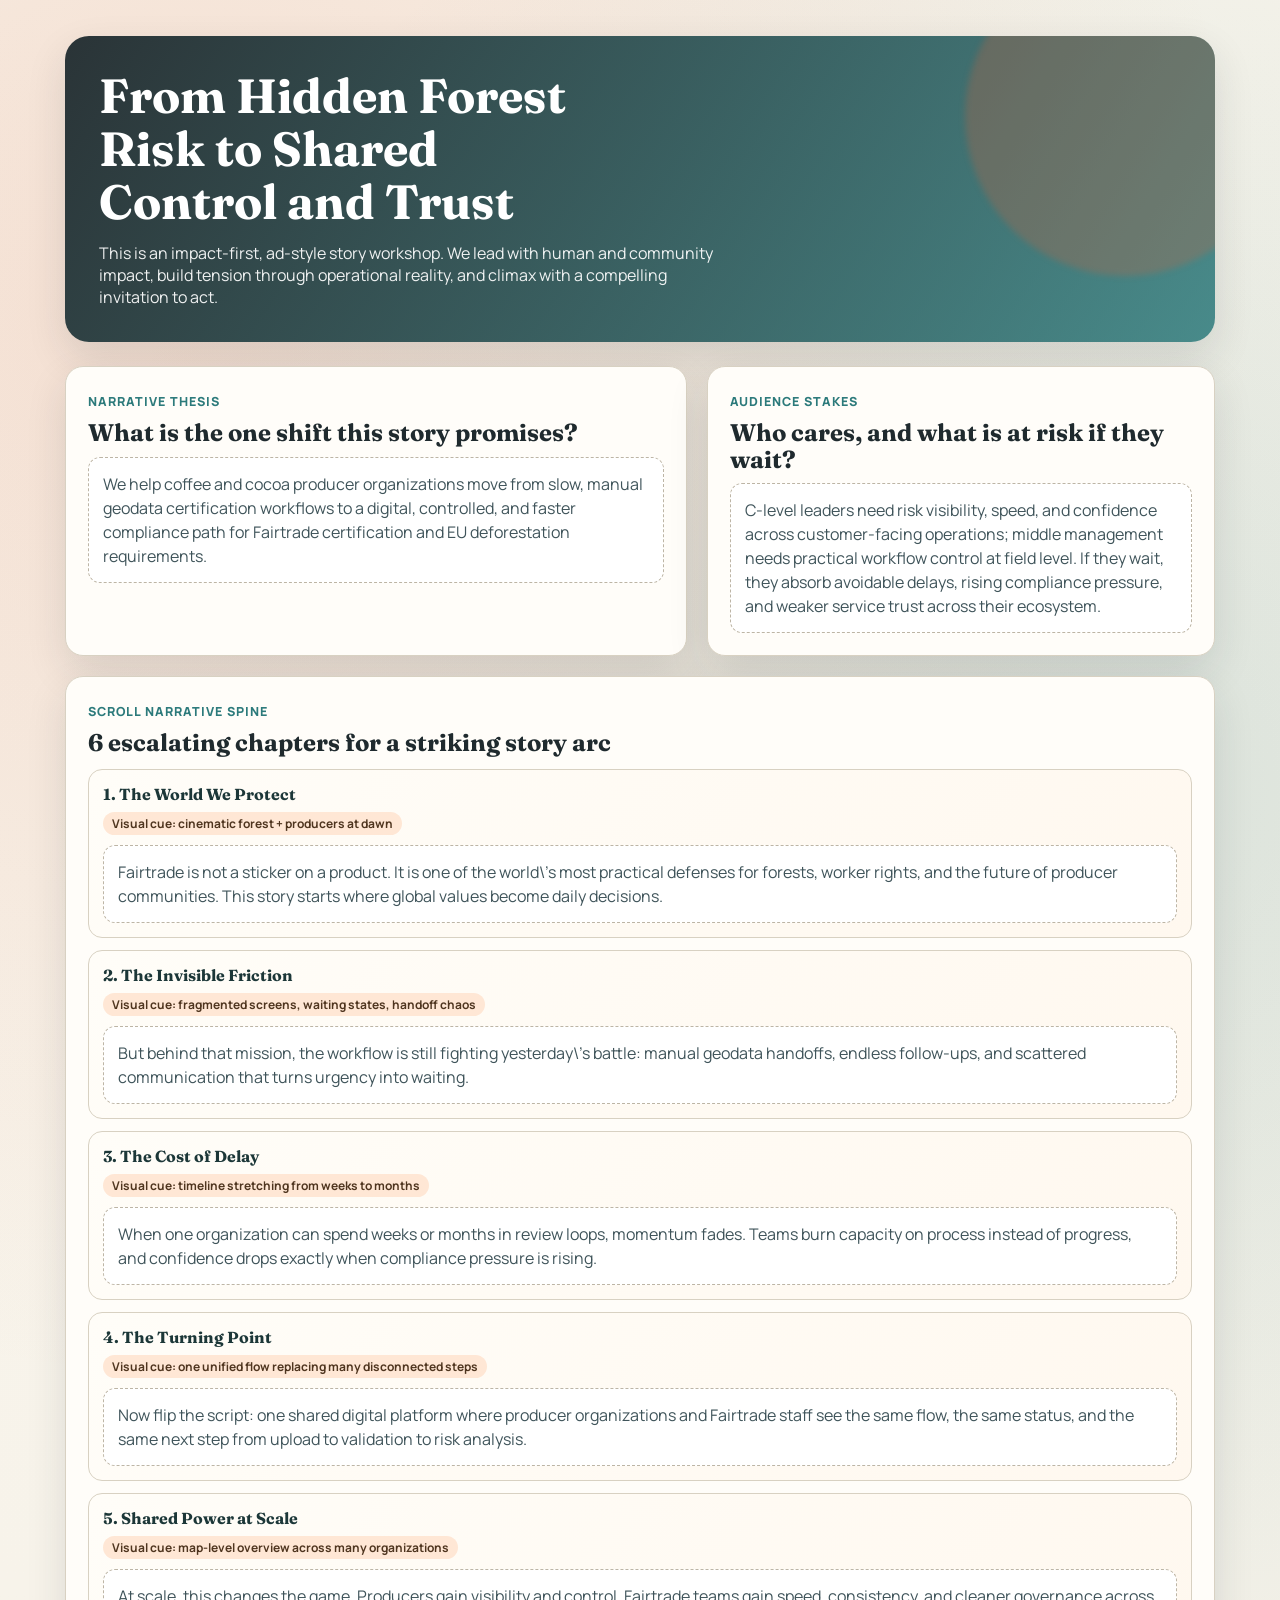
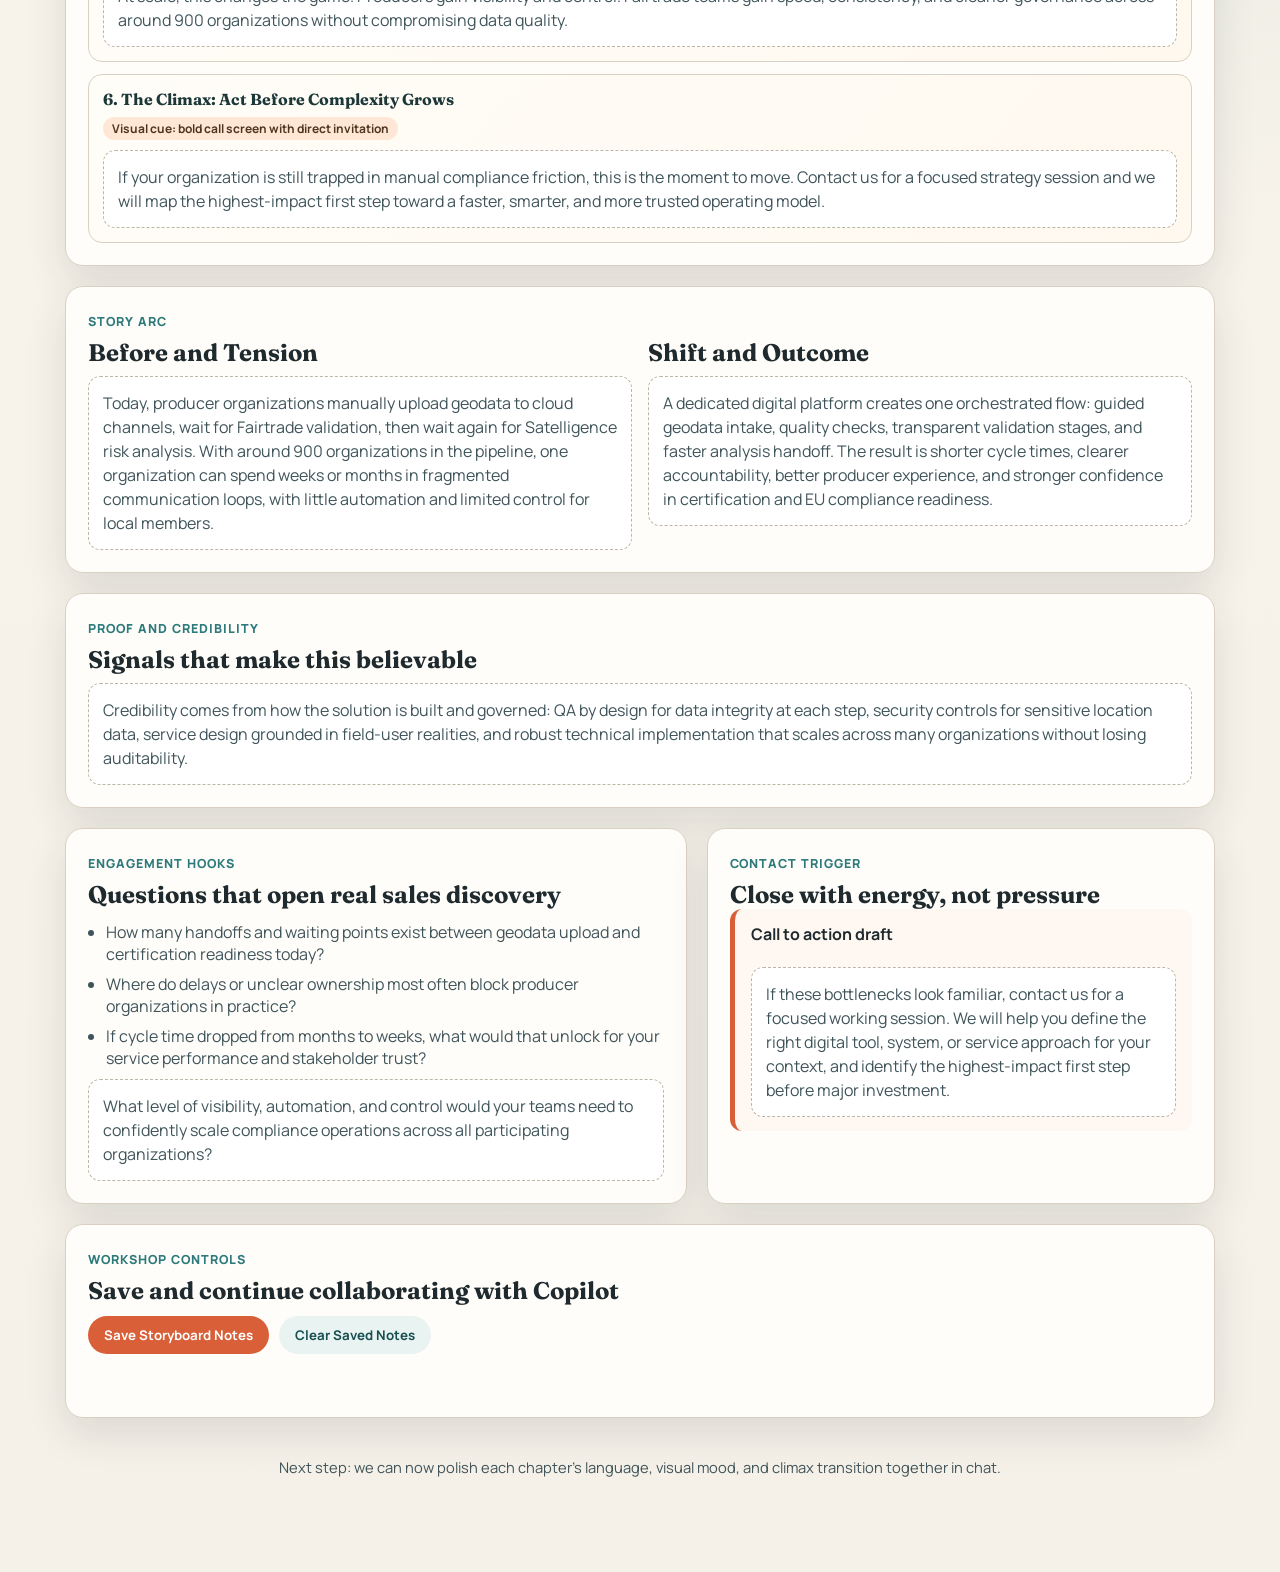
<file: storyboard.html>
<!doctype html>
<html lang="en">
<head>
  <meta charset="UTF-8" />
  <meta name="viewport" content="width=device-width, initial-scale=1.0" />
  <title>Storyboard Workshop | Sales Impact Narrative</title>
  <link rel="preconnect" href="https://fonts.googleapis.com" />
  <link rel="preconnect" href="https://fonts.gstatic.com" crossorigin />
  <link href="https://fonts.googleapis.com/css2?family=Manrope:wght@400;600;700;800&family=Fraunces:opsz,wght@9..144,600;9..144,700&display=swap" rel="stylesheet" />
  <style>
    :root {
      --bg: #f5f1e8;
      --ink: #1f2a2e;
      --ink-soft: #3f545a;
      --accent: #d95f38;
      --accent-2: #2c7a7b;
      --card: #fffdf9;
      --line: #d8d1c2;
      --good: #1f7a4d;
      --shadow: 0 16px 40px rgba(31, 42, 46, 0.12);
      --radius: 18px;
    }

    * {
      box-sizing: border-box;
    }

    body {
      margin: 0;
      font-family: "Manrope", "Segoe UI", sans-serif;
      color: var(--ink);
      background:
        radial-gradient(circle at 15% 10%, rgba(217, 95, 56, 0.15), transparent 35%),
        radial-gradient(circle at 85% 25%, rgba(44, 122, 123, 0.15), transparent 40%),
        linear-gradient(180deg, #f9f5ec, var(--bg));
      min-height: 100vh;
    }

    .page {
      width: min(1150px, 92vw);
      margin: 0 auto;
      padding: 36px 0 80px;
      display: grid;
      gap: 24px;
    }

    .hero {
      background: linear-gradient(125deg, rgba(31, 42, 46, 0.95), rgba(44, 122, 123, 0.85));
      color: #fff;
      border-radius: calc(var(--radius) + 6px);
      padding: 34px;
      position: relative;
      overflow: hidden;
      box-shadow: var(--shadow);
      animation: rise 680ms ease-out;
    }

    .hero::after {
      content: "";
      position: absolute;
      width: 320px;
      height: 320px;
      border-radius: 50%;
      right: -70px;
      top: -80px;
      background: rgba(217, 95, 56, 0.25);
      filter: blur(3px);
    }

    h1, h2 {
      font-family: "Fraunces", Georgia, serif;
      line-height: 1.1;
      margin: 0;
    }

    h1 {
      font-size: clamp(1.9rem, 4vw, 3rem);
      margin-bottom: 14px;
      max-width: 15ch;
      position: relative;
      z-index: 1;
    }

    .hero p {
      margin: 0;
      max-width: 62ch;
      color: rgba(255, 255, 255, 0.92);
      position: relative;
      z-index: 1;
    }

    .grid {
      display: grid;
      grid-template-columns: 1fr;
      gap: 20px;
    }

    .card {
      background: var(--card);
      border: 1px solid var(--line);
      border-radius: var(--radius);
      padding: 22px;
      box-shadow: var(--shadow);
      animation: fadeUp 450ms ease-out both;
    }

    .card:nth-child(2) { animation-delay: 70ms; }
    .card:nth-child(3) { animation-delay: 140ms; }
    .card:nth-child(4) { animation-delay: 210ms; }
    .card:nth-child(5) { animation-delay: 280ms; }

    .label {
      display: inline-block;
      font-size: 0.78rem;
      letter-spacing: 0.08em;
      text-transform: uppercase;
      color: var(--accent-2);
      font-weight: 800;
      margin-bottom: 10px;
    }

    .edit {
      margin-top: 10px;
      background: #fff;
      border: 1px dashed #bdb5a5;
      border-radius: 12px;
      padding: 14px;
      color: var(--ink-soft);
      min-height: 72px;
      outline: none;
      line-height: 1.5;
      transition: border-color 200ms ease, box-shadow 200ms ease;
    }

    .edit:focus {
      border-color: var(--accent);
      box-shadow: 0 0 0 3px rgba(217, 95, 56, 0.15);
    }

    .two {
      display: grid;
      gap: 16px;
    }

    .prompt-list {
      margin: 12px 0 0;
      padding-left: 18px;
      color: var(--ink-soft);
    }

    .prompt-list li {
      margin: 8px 0;
    }

    .cta-strip {
      display: grid;
      gap: 12px;
      border-left: 5px solid var(--accent);
      background: #fff8f2;
      border-radius: 12px;
      padding: 14px 16px;
    }

    .beats {
      display: grid;
      gap: 12px;
      margin-top: 12px;
    }

    .beat {
      border: 1px solid var(--line);
      border-radius: 14px;
      background: linear-gradient(130deg, #fffdf8, #fff8ef);
      padding: 14px;
    }

    .beat h3 {
      margin: 0;
      font-size: 1rem;
      font-family: "Fraunces", Georgia, serif;
      color: #1c3738;
    }

    .visual-tag {
      margin-top: 8px;
      display: inline-block;
      padding: 3px 9px;
      border-radius: 999px;
      font-size: 0.75rem;
      font-weight: 700;
      color: #4f351f;
      background: #ffe7d5;
    }

    .actions {
      display: flex;
      flex-wrap: wrap;
      gap: 10px;
      margin-top: 12px;
    }

    button {
      border: 0;
      border-radius: 999px;
      padding: 10px 16px;
      font-weight: 700;
      cursor: pointer;
      font-family: inherit;
    }

    .btn-primary {
      background: var(--accent);
      color: #fff;
    }

    .btn-secondary {
      background: #e9f3f2;
      color: #174f50;
    }

    .status {
      margin-top: 8px;
      font-size: 0.9rem;
      color: var(--good);
      min-height: 1.3em;
    }

    .footer-note {
      color: var(--ink-soft);
      text-align: center;
      font-size: 0.92rem;
    }

    @media (min-width: 960px) {
      .grid {
        grid-template-columns: 1.1fr 0.9fr;
      }
      .full {
        grid-column: 1 / -1;
      }
      .two {
        grid-template-columns: 1fr 1fr;
      }
    }

    @keyframes rise {
      from { transform: translateY(12px); opacity: 0; }
      to { transform: translateY(0); opacity: 1; }
    }

    @keyframes fadeUp {
      from { transform: translateY(10px); opacity: 0; }
      to { transform: translateY(0); opacity: 1; }
    }
  </style>
</head>
<body>
  <main class="page">
    <section class="hero">
      <h1>From Hidden Forest Risk to Shared Control and Trust</h1>
      <p>
        This is an impact-first, ad-style story workshop. We lead with human and community impact,
        build tension through operational reality, and climax with a compelling invitation to act.
      </p>
    </section>

    <section class="grid">
      <article class="card">
        <span class="label">Narrative Thesis</span>
        <h2>What is the one shift this story promises?</h2>
        <div id="thesis" class="edit" contenteditable="true">We help coffee and cocoa producer organizations move from slow, manual geodata certification workflows to a digital, controlled, and faster compliance path for Fairtrade certification and EU deforestation requirements.</div>
      </article>

      <article class="card">
        <span class="label">Audience Stakes</span>
        <h2>Who cares, and what is at risk if they wait?</h2>
        <div id="stakes" class="edit" contenteditable="true">C-level leaders need risk visibility, speed, and confidence across customer-facing operations; middle management needs practical workflow control at field level. If they wait, they absorb avoidable delays, rising compliance pressure, and weaker service trust across their ecosystem.</div>
      </article>

      <article class="card full">
        <span class="label">Scroll Narrative Spine</span>
        <h2>6 escalating chapters for a striking story arc</h2>
        <div class="beats">
          <div class="beat">
            <h3>1. The World We Protect</h3>
            <span class="visual-tag">Visual cue: cinematic forest + producers at dawn</span>
            <div id="beat1" class="edit" contenteditable="true">Fairtrade is not a sticker on a product. It is one of the world\'s most practical defenses for forests, worker rights, and the future of producer communities. This story starts where global values become daily decisions.</div>
          </div>
          <div class="beat">
            <h3>2. The Invisible Friction</h3>
            <span class="visual-tag">Visual cue: fragmented screens, waiting states, handoff chaos</span>
            <div id="beat2" class="edit" contenteditable="true">But behind that mission, the workflow is still fighting yesterday\'s battle: manual geodata handoffs, endless follow-ups, and scattered communication that turns urgency into waiting.</div>
          </div>
          <div class="beat">
            <h3>3. The Cost of Delay</h3>
            <span class="visual-tag">Visual cue: timeline stretching from weeks to months</span>
            <div id="beat3" class="edit" contenteditable="true">When one organization can spend weeks or months in review loops, momentum fades. Teams burn capacity on process instead of progress, and confidence drops exactly when compliance pressure is rising.</div>
          </div>
          <div class="beat">
            <h3>4. The Turning Point</h3>
            <span class="visual-tag">Visual cue: one unified flow replacing many disconnected steps</span>
            <div id="beat4" class="edit" contenteditable="true">Now flip the script: one shared digital platform where producer organizations and Fairtrade staff see the same flow, the same status, and the same next step from upload to validation to risk analysis.</div>
          </div>
          <div class="beat">
            <h3>5. Shared Power at Scale</h3>
            <span class="visual-tag">Visual cue: map-level overview across many organizations</span>
            <div id="beat5" class="edit" contenteditable="true">At scale, this changes the game. Producers gain visibility and control. Fairtrade teams gain speed, consistency, and cleaner governance across around 900 organizations without compromising data quality.</div>
          </div>
          <div class="beat">
            <h3>6. The Climax: Act Before Complexity Grows</h3>
            <span class="visual-tag">Visual cue: bold call screen with direct invitation</span>
            <div id="beat6" class="edit" contenteditable="true">If your organization is still trapped in manual compliance friction, this is the moment to move. Contact us for a focused strategy session and we will map the highest-impact first step toward a faster, smarter, and more trusted operating model.</div>
          </div>
        </div>
      </article>

      <article class="card full">
        <span class="label">Story Arc</span>
        <div class="two">
          <div>
            <h2>Before and Tension</h2>
            <div id="before" class="edit" contenteditable="true">Today, producer organizations manually upload geodata to cloud channels, wait for Fairtrade validation, then wait again for Satelligence risk analysis. With around 900 organizations in the pipeline, one organization can spend weeks or months in fragmented communication loops, with little automation and limited control for local members.</div>
          </div>
          <div>
            <h2>Shift and Outcome</h2>
            <div id="after" class="edit" contenteditable="true">A dedicated digital platform creates one orchestrated flow: guided geodata intake, quality checks, transparent validation stages, and faster analysis handoff. The result is shorter cycle times, clearer accountability, better producer experience, and stronger confidence in certification and EU compliance readiness.</div>
          </div>
        </div>
      </article>

      <article class="card full">
        <span class="label">Proof and Credibility</span>
        <h2>Signals that make this believable</h2>
        <div id="proof" class="edit" contenteditable="true">Credibility comes from how the solution is built and governed: QA by design for data integrity at each step, security controls for sensitive location data, service design grounded in field-user realities, and robust technical implementation that scales across many organizations without losing auditability.</div>
      </article>

      <article class="card">
        <span class="label">Engagement Hooks</span>
        <h2>Questions that open real sales discovery</h2>
        <ul class="prompt-list">
          <li>How many handoffs and waiting points exist between geodata upload and certification readiness today?</li>
          <li>Where do delays or unclear ownership most often block producer organizations in practice?</li>
          <li>If cycle time dropped from months to weeks, what would that unlock for your service performance and stakeholder trust?</li>
        </ul>
        <div id="hooks" class="edit" contenteditable="true">What level of visibility, automation, and control would your teams need to confidently scale compliance operations across all participating organizations?</div>
      </article>

      <article class="card">
        <span class="label">Contact Trigger</span>
        <h2>Close with energy, not pressure</h2>
        <div class="cta-strip">
          <strong>Call to action draft</strong>
          <div id="cta" class="edit" contenteditable="true">If these bottlenecks look familiar, contact us for a focused working session. We will help you define the right digital tool, system, or service approach for your context, and identify the highest-impact first step before major investment.</div>
        </div>
      </article>

      <article class="card full">
        <span class="label">Workshop Controls</span>
        <h2>Save and continue collaborating with Copilot</h2>
        <div class="actions">
          <button id="saveBtn" class="btn-primary" type="button">Save Storyboard Notes</button>
          <button id="clearBtn" class="btn-secondary" type="button">Clear Saved Notes</button>
        </div>
        <p class="status" id="status"></p>
      </article>
    </section>

    <p class="footer-note">Next step: we can now polish each chapter's language, visual mood, and climax transition together in chat.</p>
  </main>

  <script>
    const ids = ["thesis", "stakes", "beat1", "beat2", "beat3", "beat4", "beat5", "beat6", "before", "after", "proof", "hooks", "cta"];
    const statusEl = document.getElementById("status");

    function saveNotes() {
      const data = {};
      ids.forEach((id) => {
        data[id] = document.getElementById(id).innerHTML;
      });
      localStorage.setItem("storyboardWorkshop", JSON.stringify(data));
      statusEl.textContent = "Saved. We can continue refining this in chat.";
    }

    function loadNotes() {
      const raw = localStorage.getItem("storyboardWorkshop");
      if (!raw) return;
      try {
        const data = JSON.parse(raw);
        ids.forEach((id) => {
          if (typeof data[id] === "string") {
            document.getElementById(id).innerHTML = data[id];
          }
        });
      } catch (_) {
        statusEl.textContent = "Could not load previous notes.";
      }
    }

    function clearNotes() {
      localStorage.removeItem("storyboardWorkshop");
      statusEl.textContent = "Saved notes cleared for a fresh workshop pass.";
    }

    document.getElementById("saveBtn").addEventListener("click", saveNotes);
    document.getElementById("clearBtn").addEventListener("click", clearNotes);

    loadNotes();
  </script>
</body>
</html>
</file>
<file: story.css>
@font-face {
      font-family: "NHaasGrotesk";
      src: url("Fonts/NHaasGroteskDSPro-45Lt.ttf") format("truetype");
      font-weight: 300;
      font-style: normal;
    }

    @font-face {
      font-family: "NHaasGrotesk";
      src: url("Fonts/NHaasGroteskDSPro-55Rg.ttf") format("truetype");
      font-weight: 400;
      font-style: normal;
    }

    @font-face {
      font-family: "NHaasGrotesk";
      src: url("Fonts/NHaasGroteskDSPro-65Md.ttf") format("truetype");
      font-weight: 500;
      font-style: normal;
    }

    @font-face {
      font-family: "NHaasGrotesk";
      src: url("Fonts/NHaasGroteskDSPro-75Bd.ttf") format("truetype");
      font-weight: 700;
      font-style: normal;
    }

    @font-face {
      font-family: "NHaasGrotesk";
      src: url("Fonts/NHaasGroteskDSPro-95Blk.ttf") format("truetype");
      font-weight: 800;
      font-style: normal;
    }

    :root {
      --font: "NHaasGrotesk", "Segoe UI", sans-serif;
      --ink: #f3f7f2;
      --ink-soft: rgba(243, 247, 242, 0.84);
      --bg-deep: #0b1318;
      --bg-mid: #12212a;
      --accent: #e95d40;
      --ft-blue: #00A7E1;
    }

    * { box-sizing: border-box; }

    h1, h2, h3, h4, h5, h6 {
      font-weight: 700;
    }

    html {
      margin: 0;
      padding: 0;
      font-family: "NHaasGrotesk", "Segoe UI", sans-serif;
      color: var(--ink);
      background: var(--bg-deep);
    }

    body {
      margin: 0;
      padding: 0;
      overflow-x: hidden;
    }

    .brandbar {
      position: fixed;
      top: 0;
      left: max(4vw, calc((100vw - 1240px) / 2));
      z-index: 30;
      padding: 20px 20px 20px;
      display: flex;
      align-items: center;
      justify-content: flex-start;
      gap: 14px;
      border-radius: 0 0 14px 14px;
      border: 1px solid rgba(0, 0, 0, 0.12);
      border-top: 0;
      background: #ffffff;
      backdrop-filter: blur(10px);
      /* box-shadow: 0 12px 24px rgba(0, 0, 0, 0.2); */
    }

    .brandbar .logo {
      height: clamp(22px, 2.8vw, 28px);
      width: auto;
      display: block;
      filter: none;
    }

    .brandbar a {
      display: inline-flex;
      line-height: 0;
      text-decoration: none;
    }

    .brandbar .fairtrade-logo {
      transform: scale(1.7);
      transform-origin: left center;
    }

    .brandbar .zure-logo {
      transform: none;
      transform-origin: center;
    }

    .brandbar .zure-wrap {
      background: transparent;
      padding: 0;
      line-height: 0;
    }

    .brandbar .x {
      font-family: "NHaasGrotesk", "Segoe UI", sans-serif;
      font-size: 0.95rem;
      letter-spacing: 0.06em;
      width: 20px;
      color: #111111;
      opacity: 1;
    }

    .story {
      width: 100%;
      height: 100svh;
      overflow-y: auto;
      scroll-snap-type: y mandatory;
      scroll-behavior: smooth;
    }

    .scene {
      position: relative;
      min-height: 100svh;
      width: 100%;
      display: grid;
      align-items: end;
      overflow: hidden;
      scroll-snap-align: start;
      scroll-snap-stop: always;
    }

    .scene-media {
      position: absolute;
      inset: 0;
      z-index: 0;
    }

    .scene-media img,
    .scene-media video {
      width: 100%;
      height: 100%;
      object-fit: cover;
      transform: scale(1);
      filter: saturate(1.06) contrast(1.05);
    }

    @media (prefers-reduced-motion: reduce) {
      html,
      .story {
        scroll-behavior: auto;
      }

      .scene-media video {
        animation: none !important;
      }
    }

    .scene-media.satellite img {
      filter: saturate(1.06) contrast(1.35);
    }

    .scene::after {
      content: "";
      position: absolute;
      inset: 0;
      z-index: 1;
      background: linear-gradient(180deg, rgba(8, 12, 16, 0), rgba(8, 12, 16, 0.35) 42%, rgba(8, 12, 16, 0.7));
    }

    .scene-copy {
      position: relative;
      z-index: 2;
      width: min(1240px, 92vw);
      margin: 0 auto;
      padding: clamp(100px, 12vh, 130px) 0 clamp(48px, 8vh, 80px);
      opacity: 0;
      transform: translateY(28px);
      transition: opacity 560ms ease, transform 560ms ease;
    }

    .scene.in-view .scene-copy {
      opacity: 1;
      transform: translateY(0);
    }

    .hero-title {
      margin: 0;
      max-width: 9.5ch;
      font-size: clamp(3rem, 10vw, 8rem);
      line-height: 0.92;
      letter-spacing: -0.02em;
      text-wrap: balance;
      text-shadow: 0 12px 32px rgba(0, 0, 0, 0.45);
    }

    .hero-sub {
      margin: clamp(18px, 2.8vw, 26px) 0 0;
      max-width: 56ch;
      font-size: clamp(1.08rem, 2vw, 1.34rem);
      line-height: 1.6;
      color: var(--ink-soft);
    }

    .scene.hero .scene-media img {
      transform: scale(1.05);
      animation: heroSkyDrift 26s ease-in-out infinite alternate;
      will-change: transform;
    }

    @keyframes heroSkyDrift {
      0% {
        transform: scale(1.08) translateY(-1.6%);
      }
      50% {
        transform: scale(1.08) translateY(1.6%);
      }
      100% {
        transform: scale(1.08) translateY(-1.6%);
      }
    }

    .scene-title {
      margin: 0;
      max-width: 12ch;
      font-size: clamp(2.2rem, 7vw, 5.2rem);
      line-height: 0.95;
      letter-spacing: -0.01em;
      text-wrap: balance;
      text-shadow: 0 10px 28px rgba(0, 0, 0, 0.4);
    }

    .scene-body {
      margin: 16px 0 0;
      max-width: 58ch;
      font-size: clamp(1rem, 1.6vw, 1.2rem);
      line-height: 1.7;
      color: var(--ink-soft);
    }

    .scene-right .scene-copy {
      text-align: right;
      margin-left: auto;
    }

    .scene-right .scene-title,
    .scene-right .scene-body {
      margin-left: auto;
    }

    .scene-alt {
      background: linear-gradient(180deg, var(--bg-mid), var(--bg-deep));
    }

    .scene-alt .scene-copy {
      padding-top: clamp(96px, 14vh, 140px);
    }

    .sat-alerts {
      position: absolute;
      right: max(4vw, calc((100vw - 1240px) / 2));
      top: 0;
      bottom: 0;
      z-index: 5;
      width: clamp(280px, 36vw, 500px);
      pointer-events: none;
    }

    .sat-alert {
      position: absolute;
      display: flex;
      align-items: center;
      gap: 14px;
      padding: 18px 32px 18px 24px;
      border-radius: 60px;
      font-family: "NHaasGrotesk", "Segoe UI", sans-serif;
      font-weight: 700;
      font-size: clamp(1.2rem, 2.4vw, 1.7rem);
      white-space: nowrap;
      opacity: 0;
      box-shadow: 0 16px 48px rgba(0, 0, 0, 0.3);
      transition: opacity 700ms cubic-bezier(0.22, 1, 0.36, 1), transform 700ms cubic-bezier(0.22, 1, 0.36, 1);
      will-change: transform, opacity;
      --sat-glow: 210, 210, 210;
    }

    .sat-alert .sat-icon {
      font-size: 1.4em;
      line-height: 1;
      flex-shrink: 0;
    }

    .sat-alert::before {
      content: "";
      position: absolute;
      width: 2px;
      pointer-events: none;
      opacity: 0;
      transition: opacity 600ms ease 200ms;
      border-radius: 0 0 4px 4px;
      z-index: -1;
    }

    .sat-alert.visible::before {
      opacity: 1;
      animation: satLinePulse 4.8s ease-in-out 200ms infinite;
    }

    /* Danger: line from RIGHT side, angling down-right */
    .sat-alert.alert-danger::before {
      top: 100%;
      left: 50%;
      height: 180px;
      transform: translateX(-50%) rotate(-25deg);
      transform-origin: top center;
      background: linear-gradient(180deg, rgba(255, 220, 220, 0.8), rgba(255, 220, 220, 0.08));
      box-shadow: 0 4px 14px 3px rgba(255, 180, 180, 0.5);
    }

    /* Warn: line from LEFT side, angling down-left */
    .sat-alert.alert-warn::before {
      top: 100%;
      left: 50%;
      height: 140px;
      transform: translateX(-50%) rotate(20deg);
      transform-origin: top center;
      background: linear-gradient(180deg, rgba(230, 215, 245, 0.8), rgba(230, 215, 245, 0.08));
      box-shadow: 0 4px 14px 3px rgba(200, 180, 230, 0.5);
    }

    /* Ok: line from RIGHT side, angling down-right */
    .sat-alert.alert-ok::before {
      top: 100%;
      left: 50%;
      height: 120px;
      transform: translateX(-50%) rotate(-10deg);
      transform-origin: top center;
      background: linear-gradient(180deg, rgba(212, 245, 220, 0.8), rgba(212, 245, 220, 0.08));
      box-shadow: 0 4px 14px 3px rgba(180, 230, 190, 0.5);
    }

    .sat-alert.alert-danger {
      top: 30%;
      right: 1%;
      transform: perspective(600px) rotateX(18deg) rotateY(-25deg) rotateZ(4deg) scale(0.15);
    }

    .sat-alert.alert-warn {
      top: 48%;
      right: 24%;
      transform: perspective(600px) rotateX(-12deg) rotateY(20deg) rotateZ(-6deg) scale(0.15);
    }

    .sat-alert.alert-ok {
      top: 62%;
      right: 2%;
      transform: perspective(600px) rotateX(8deg) rotateY(-15deg) rotateZ(3deg) scale(0.15);
    }

    .sat-alert.visible {
      opacity: 1;
    }

    .sat-alert.alert-danger.visible {
      transform: perspective(600px) rotateX(4deg) rotateY(-8deg) rotateZ(2deg) scale(1);
      animation: satBadgePulse 4.8s ease-in-out 200ms infinite;
    }

    .sat-alert.alert-warn.visible {
      transform: perspective(600px) rotateX(-3deg) rotateY(6deg) rotateZ(-2deg) scale(1);
      animation: satBadgePulse 4.8s ease-in-out 200ms infinite;
    }

    .sat-alert.alert-ok.visible {
      transform: perspective(600px) rotateX(2deg) rotateY(-4deg) rotateZ(1deg) scale(1);
      animation: satBadgePulse 4.8s ease-in-out 200ms infinite;
    }

    .sat-alert.alert-danger {
      background: rgba(255, 220, 220, 0.92);
      color: #c62828;
      --sat-glow: 255, 180, 180;
    }

    .sat-alert.alert-ok {
      background: rgba(212, 245, 220, 0.92);
      color: #1b5e20;
      --sat-glow: 180, 230, 190;
    }

    .sat-alert.alert-warn {
      background: rgba(230, 215, 245, 0.92);
      color: #6a1b9a;
      --sat-glow: 200, 180, 230;
    }

    @keyframes satBadgePulse {
      0%,
      100% {
        box-shadow: 0 16px 48px rgba(0, 0, 0, 0.3), 0 0 18px 4px rgba(var(--sat-glow), 0.26);
      }
      50% {
        box-shadow: 0 16px 48px rgba(0, 0, 0, 0.3), 0 0 38px 12px rgba(var(--sat-glow), 0.58);
      }
    }

    @keyframes satLinePulse {
      0%,
      100% {
        opacity: 0.94;
        filter: drop-shadow(0 0 8px rgba(var(--sat-glow), 0.45));
      }
      50% {
        opacity: 1;
        filter: drop-shadow(0 0 18px rgba(var(--sat-glow), 0.88));
      }
    }

    .scene-metric::after {
      background: linear-gradient(180deg, rgba(8, 12, 16, 0), rgba(8, 12, 16, 0.35) 42%, rgba(8, 12, 16, 0.7))
    }

    .scene-metric .scene-copy {
      width: min(1240px, 92vw);
      padding-top: clamp(90px, 11vh, 120px);
      display: grid;
      gap: 28px;
    }

    .metric-intro {
      max-width: 24ch;
      margin: 0;
      font-size: clamp(2.1rem, 6vw, 4.6rem);
      line-height: 0.94;
      letter-spacing: -0.02em;
      text-shadow: 0 10px 26px rgba(0, 0, 0, 0.34);
    }

    .metric-grid {
      display: grid;
      grid-template-columns: repeat(3, minmax(0, 1fr));
      gap: clamp(10px, 1.4vw, 18px);
    }

    .metric-item {
      border: none;
      border-radius: 20px;
      background: rgba(7, 11, 15, 0.55);
      min-height: 170px;
      padding: 18px 18px 20px;
      display: grid;
      align-content: start;
      gap: 10px;
      backdrop-filter: blur(6px);
      opacity: 0;
      transform: translateY(24px) scale(0.98);
      transition: opacity 520ms ease, transform 520ms ease;
    }

    .scene-metric.in-view .metric-item {
      opacity: 1;
      transform: translateY(0) scale(1);
    }

    .scene-metric.in-view .metric-item:nth-child(1) {
      transition-delay: 80ms;
    }

    .scene-metric.in-view .metric-item:nth-child(2) {
      transition-delay: 180ms;
    }

    .scene-metric.in-view .metric-item:nth-child(3) {
      transition-delay: 280ms;
    }

    .metric-value {
      margin: 0;
      font-size: clamp(2.2rem, 7vw, 5.4rem);
      line-height: 0.9;
      letter-spacing: -0.03em;
      color: #ffffff;
    }

    .metric-label {
      margin: 0;
      max-width: 24ch;
      font-size: clamp(1rem, 1.6vw, 1.16rem);
      line-height: 1.45;
      color: var(--ink-soft);
    }

    .scene-impact::after {
      background: linear-gradient(180deg, rgba(8, 12, 16, 0), rgba(8, 12, 16, 0.35) 42%, rgba(8, 12, 16, 0.7))
    }

    .scene-impact {
      --proof-progress: 0;
      align-items: center;
    }

    .scene-impact .scene-copy {
      width: min(1240px, 92vw);
      display: grid;
      grid-template-columns: 1fr 1fr;
      gap: clamp(18px, 3vw, 40px);
      align-items: center;
    }

    .impact-lede {
      margin: 0;
      font-size: clamp(2.2rem, 7vw, 5.3rem);
      line-height: 0.9;
      letter-spacing: -0.02em;
      max-width: 12ch;
      text-shadow: 0 10px 26px rgba(0, 0, 0, 0.34);
    }

    .impact-lede .impact-word {
      color: #ffffff;
      font-weight: inherit;
      transition: opacity 380ms ease, transform 380ms ease, text-shadow 380ms ease;
    }

    .impact-word {
      display: inline-block;
      opacity: 1;
      transform: translateY(0px);
      text-shadow: none;
    }

    .scene-impact.emphasis-days .impact-word.days {
      transform: translateY(0);
      text-shadow: 0 0 20px rgba(255, 255, 255, 0.3);
    }

    .months-phrase {
      position: relative;
      display: inline;
      white-space: nowrap;
      opacity: 1;
      transition: opacity 420ms ease 100ms;
    }

    .scene-impact.emphasis-days .months-phrase {
      opacity: 0.5;
    }

    .months-phrase::after {
      content: "";
      position: absolute;
      left: 0;
      top: 48%;
      height: 3px;
      width: 0;
      background: rgba(255, 255, 255, 0.82);
      border-radius: 2px;
      transform: translateY(-50%);
      transition: width 520ms cubic-bezier(0.4, 0, 0.2, 1) 180ms;
    }

    .scene-impact.emphasis-days .months-phrase::after {
      width: 100%;
    }

    .impact-proof {
      border: none;
      border-radius: 20px;
      background: rgba(8, 12, 16, 0.62);
      padding: clamp(18px, 2vw, 28px);
      backdrop-filter: blur(7px);
      justify-self: end;
      width: min(420px, 100%);
    }

    .impact-proof-compliance {
      margin: 0;
      font-size: clamp(1.6rem, 4vw, 3rem);
      line-height: 0.95;
      letter-spacing: -0.02em;
      color: #ffffff;
      text-transform: uppercase;
    }

    .impact-proof-compliance span {
      font-size: 0.5em;
      padding-left: 10px;
      letter-spacing: 0.03em;
      font-weight: 400;
      vertical-align: baseline;
      text-transform: none;
    }

    .impact-proof-divider {
      height: 1px;
      border: 0;
      margin: 16px 0 14px;
      background: rgba(255, 255, 255, 0.28);
    }

    .impact-proof-number {
      margin: 0;
      font-size: clamp(3.2rem, 9vw, 7rem);
      line-height: 0.86;
      letter-spacing: -0.03em;
      color: #ffffff;
      opacity: calc(0.2 + (var(--proof-progress) * 0.8));
      transform: scale(calc(0.98 + (var(--proof-progress) * 0.02)));
      transform-origin: left center;
      transition: opacity 120ms linear, transform 120ms linear;
    }

    .impact-proof-row {
      display: flex;
      align-items: baseline;
      gap: 0.5em;
    }

    .impact-proof-suffix {
      font-size: clamp(1.3rem, 3vw, 2rem);
      font-weight: 400;
      color: #ffffff;
      letter-spacing: -0.01em;
      padding-left: 10px;
    }

    .impact-proof-text {
      margin: 10px 0 0;
      font-size: clamp(1rem, 1.5vw, 1.12rem);
      line-height: 1.6;
      color: var(--ink-soft);
      max-width: 42ch;
    }

    .impact-proof-subtext {
      margin-top: 0;
    }

    .scene-flowbeat::after {
      background: linear-gradient(180deg, rgba(8, 12, 16, 0), rgba(8, 12, 16, 0.35) 42%, rgba(8, 12, 16, 0.7))
    }

    .scene-body .flow-highlight {
      color: #D4FF47;
      font-weight: inherit;
    }

    .scene-flowbeat .scene-copy {
      width: min(1240px, 92vw);
      display: grid;
      grid-template-columns: 1fr 1.2fr;
      align-items: center;
      gap: clamp(24px, 4vw, 60px);
    }

    .flow-stage {
      position: relative;
      width: 100%;
      aspect-ratio: 1.87 / 1;
      border-radius: 10px;
      overflow: visible;
      background: #f5f6f3;
      box-shadow: 0 24px 56px rgba(0, 0, 0, 0.45);
      border: 1px solid rgba(255, 255, 255, 0.1);
    }

    .flow-node {
      position: absolute;
      inset: 0;
      z-index: 0;
      overflow: hidden;
      margin: 0;
      border-radius: 10px;
      background: #ffffff;
      opacity: 0;
      transition: transform 700ms cubic-bezier(0.22, 1, 0.36, 1), opacity 700ms ease;
    }

    .flow-node img {
      width: 100%;
      height: 100%;
      object-fit: contain;
      object-position: center;
      display: block;
    }

    .flow-node.queued {
      z-index: 0;
      opacity: 0.15;
      transform: translateX(6%) translateY(-52%) rotate(-3deg);
    }

    .flow-node.next {
      z-index: 1;
      opacity: 0.35;
      transform: translateX(3%) translateY(-26%) rotate(-1.5deg);
    }

    .flow-node.active {
      z-index: 2;
      opacity: 1;
      transform: none;
    }

    .flow-node.active img {
      animation: flowKenBurns 10s ease-in-out forwards;
    }

    @keyframes flowKenBurns {
      0% {
        transform: scale(1) translate(0, 0);
      }
      12% {
        transform: scale(1.5) translate(2.5%, 1.5%);
      }
      65% {
        transform: scale(1.5) translate(-15.0%, -15.0%);
      }
      100% {
        transform: scale(1) translate(0, 0);
      }
    }

    .contact-overlay {
      position: fixed;
      inset: 0;
      z-index: 100;
      background: rgba(0, 0, 0, 0.7);
      backdrop-filter: blur(12px);
      -webkit-backdrop-filter: blur(12px);
      display: flex;
      align-items: center;
      justify-content: center;
      opacity: 0;
      pointer-events: none;
      transition: opacity 0.35s ease;
    }

    .contact-overlay.open {
      opacity: 1;
      pointer-events: auto;
    }

    .contact-dialog {
      background: linear-gradient(135deg, rgba(17, 29, 36, 0.95), rgba(11, 19, 24, 0.95));
      border: 1px solid rgba(0, 167, 225, 0.2);
      border-radius: 12px;
      width: min(94vw, 520px);
      max-height: 90svh;
      overflow-y: auto;
      padding: clamp(28px, 5vw, 48px);
      position: relative;
      transform: translateY(20px);
      transition: transform 0.35s ease;
      box-shadow: 0 20px 60px rgba(0, 0, 0, 0.4), inset 0 1px 0 rgba(255, 255, 255, 0.1);
      backdrop-filter: blur(10px);
    }

    .contact-overlay.open .contact-dialog {
      transform: translateY(0);
    }

    .contact-dialog-close {
      position: absolute;
      top: 16px;
      right: 16px;
      background: none;
      border: none;
      color: var(--ink-soft);
      font-size: 1.5rem;
      cursor: pointer;
      line-height: 1;
      padding: 4px 8px;
      transition: color 0.2s;
    }

    .contact-dialog-close:hover {
      color: #fff;
    }

    .contact-dialog h3 {
      font-family: var(--font);
      font-weight: 700;
      font-size: clamp(1.4rem, 3vw, 1.8rem);
      color: #fff;
      margin: 0 0 28px;
      line-height: 1.15;
    }

    .contact-field {
      margin-bottom: 18px;
    }

    .contact-field label {
      display: block;
      font-family: var(--font);
      font-weight: 500;
      font-size: 0.85rem;
      color: var(--ink-soft);
      margin-bottom: 6px;
      letter-spacing: 0.01em;
    }

    .contact-field label .optional {
      font-weight: 400;
      opacity: 0.5;
      font-size: 0.8rem;
    }

    .contact-field input,
    .contact-field textarea,
    .contact-field select {
      width: 100%;
      background: rgba(255, 255, 255, 0.06);
      border: 1px solid rgba(255, 255, 255, 0.12);
      border-radius: 6px;
      color: #fff;
      font-family: var(--font);
      font-size: 0.95rem;
      padding: 12px 14px;
      outline: none;
      transition: all 0.25s ease;
      box-sizing: border-box;
    }

    .contact-field select option {
      background: #fff;
      color: #111;
    }

    .contact-field input:focus,
    .contact-field textarea:focus,
    .contact-field select:focus {
      border-color: var(--ft-blue);
      background: rgba(0, 167, 225, 0.08);
      box-shadow: 0 0 12px rgba(0, 167, 225, 0.2);
    }

    .contact-field input.invalid,
    .contact-field textarea.invalid {
      border-color: #e05252;
    }

    .contact-field .field-error {
      color: #e05252;
      font-size: 0.78rem;
      margin-top: 4px;
      display: none;
    }

    .contact-field input.invalid + .field-error,
    .contact-field .phone-row.invalid ~ .field-error {
      display: block;
    }

    .contact-field textarea {
      resize: vertical;
      min-height: 80px;
    }

    .phone-row {
      display: flex;
      gap: 8px;
    }

    .phone-row select {
      width: 110px;
      flex-shrink: 0;
      cursor: pointer;
    }

    .phone-row input {
      flex: 1;
      min-width: 0;
    }

    .contact-submit {
      margin-top: 26px;
      width: 100%;
      padding: 14px 24px;
      background: var(--ft-blue);
      color: #fff;
      border: none;
      border-radius: 6px;
      font-family: var(--font);
      font-weight: 700;
      font-size: 1rem;
      cursor: pointer;
      letter-spacing: 0.01em;
      transition: all 0.25s ease;
    }

    .contact-submit:hover {
      background: #0088B8;
      transform: translateY(-2px);
      box-shadow: 0 8px 24px rgba(0, 167, 225, 0.3);
    }

    .contact-submit:active {
      transform: translateY(0);
    }

    .contact-success {
      text-align: center;
      padding: 40px 0;
    }

    .contact-success h3 {
      margin-bottom: 12px;
    }

    .contact-success p {
      color: var(--ink-soft);
      font-size: 0.95rem;
      line-height: 1.6;
    }

    /* Testimonials */
    .scene-testimonials {
      background: linear-gradient(180deg, #0e1920, #0b1318);
      align-items: center;
    }

    .scene-testimonials .scene-copy {
      display: flex;
      flex-direction: column;
      gap: clamp(28px, 4vh, 48px);
      padding-top: clamp(80px, 10vh, 120px);
      padding-bottom: clamp(80px, 10vh, 120px);
    }

    .testimonial {
      display: grid;
      grid-template-columns: auto 1fr;
      gap: 0 clamp(20px, 2.5vw, 32px);
      max-width: 1020px;
      position: relative;
    }

    .testimonial::before {
      content: "\201D";
      position: absolute;
      top: 2px;
      left: calc(clamp(64px, 7vw, 88px) - 8px);
      transform: translateX(-50%);
      display: block;
      font-size: clamp(3.8rem, 7.2vw, 5.2rem);
      line-height: 0.7;
      font-family: Georgia, "Times New Roman", serif;
      color: #ffffff;
      font-weight: 700;
      z-index: 3;
      pointer-events: none;
    }

    .testimonial-avatar {
      width: clamp(64px, 7vw, 88px);
      height: clamp(64px, 7vw, 88px);
      border-radius: 50%;
      object-fit: cover;
      grid-row: 1 / 3;
      align-self: start;
      margin-top: 4px;
      border: 2px solid rgba(243, 247, 242, 0.12);
    }

    .testimonial blockquote {
      margin: 0;
      font-size: clamp(1.2rem, 2.2vw, 1.6rem);
      line-height: 1.55;
      color: var(--ink);
      font-weight: 300;
      letter-spacing: 0.005em;
    }

    .testimonial blockquote::before {
      content: none;
    }

    .testimonial-meta {
      margin-top: 10px;
      display: flex;
      align-items: baseline;
      gap: 8px;
      font-size: 1rem;
      letter-spacing: 0.03em;
    }

    .testimonial-name {
      color: var(--ink);
      font-weight: 500;
    }

    .testimonial-title {
      color: var(--ink-soft);
      font-weight: 300;
    }

    .testimonial:nth-child(even) {
      justify-self: end;
    }

    .closing {
      min-height: 100svh;
      background: linear-gradient(180deg, rgba(10, 17, 22, 0.85), rgba(10, 17, 22, 0.76)), url("Images/zure-photo.jpg");
      background-size: cover;
      background-position: center;
      display: grid;
      align-items: center;
      scroll-snap-align: start;
      scroll-snap-stop: always;
    }

    /* Progress indicator */
    .scroll-progress {
      position: fixed;
      right: max(2.4vw, 20px);
      top: 50%;
      transform: translateY(-50%);
      z-index: 40;
      display: flex;
      flex-direction: column;
      align-items: center;
      gap: 14px;
    }

    .scroll-progress .dot {
      width: 10px;
      height: 10px;
      border-radius: 50%;
      border: 1.5px solid rgba(243, 247, 242, 0.4);
      background: transparent;
      cursor: pointer;
      transition: background 300ms ease, border-color 300ms ease, transform 300ms ease;
      padding: 0;
    }

    .scroll-progress .dot:hover {
      border-color: rgba(243, 247, 242, 0.7);
      transform: scale(1.25);
    }

    .scroll-progress .dot:focus-visible {
      outline: 2px solid #ffffff;
      outline-offset: 3px;
      border-color: #ffffff;
      transform: scale(1.25);
    }

    .scroll-progress .dot.active {
      background: var(--ink);
      border-color: var(--ink);
      transform: scale(1.2);
    }

    .closing .scene-copy {
      opacity: 1;
      transform: none;
      padding-top: clamp(90px, 13vh, 130px);
      padding-bottom: clamp(70px, 12vh, 100px);
    }

    .closing h2 {
      margin: 0;
      max-width: 14ch;
      font-size: clamp(2.3rem, 7vw, 4.8rem);
      line-height: 0.95;
      letter-spacing: -0.02em;
    }

    .closing p {
      margin: 18px 0 0;
      max-width: 56ch;
      font-size: clamp(1rem, 1.7vw, 1.2rem);
      line-height: 1.7;
      color: var(--ink-soft);
    }

    .closing-left a {
      display: inline-block;
      margin-top: 36px;
      background: var(--ft-blue);
      color: #ffffff;
      text-decoration: none;
      font-weight: 700;
      font-size: clamp(1.05rem, 2vw, 1.25rem);
      letter-spacing: 0.01em;
      padding: 16px 36px;
      border: none;
      border-radius: 4px;
      transition: background 0.2s;
    }

    .closing-left a:hover {
      background: #0088B8;
    }

    .closing .contact-alt-cta {
      margin-top: 12px;
      background: transparent;
      border: 1px solid rgba(243, 247, 242, 0.6);
    }

    .closing .contact-alt-cta:hover {
      background: rgba(243, 247, 242, 0.14);
    }

    /* Closing section layout */
    .closing-content {
      display: grid;
      grid-template-columns: 1fr 1fr;
      gap: clamp(20px, 3vw, 40px);
      align-items: start;
      width: 100%;
      min-height: clamp(420px, 56vh, 640px);
    }

    .closing-left {
      display: flex;
      flex-direction: column;
      gap: 0;
      align-self: center;
    }

    .closing-left h2 {
      margin: 0;
    }

    .closing-left p {
      margin: 18px 0 0;
    }

    .closing-left a {
      display: inline-block;
      margin-top: 36px;
      width: fit-content;
    }

    .closing-form-wrapper {
      display: block;
      max-height: 0;
      overflow: hidden;
      opacity: 0;
      align-self: start;
      transform: translateY(12px);
      transition: max-height 0.55s ease, opacity 0.35s ease, transform 0.35s ease;
    }

    .closing-form-wrapper.open {
      max-height: 1400px;
      opacity: 1;
      transform: translateY(0);
    }

    .closing-form-wrapper.loading .hubspot-form-wrap {
      opacity: 0;
      transform: translateY(10px);
      pointer-events: none;
    }

    .closing-form-wrapper.ready .hubspot-form-wrap {
      opacity: 1;
      transform: translateY(0);
      pointer-events: auto;
    }

    .form-loading {
      display: none;
      align-items: center;
      gap: 12px;
      margin-bottom: 14px;
      padding: 14px 16px;
      border-radius: 8px;
      background: rgba(0, 167, 225, 0.12);
      border: 1px solid rgba(0, 167, 225, 0.35);
      color: #d9f5ff;
      font-size: 0.95rem;
      line-height: 1.4;
    }

    .closing-form-wrapper.loading .form-loading {
      display: inline-flex;
    }

    .form-loading-spinner {
      width: 18px;
      height: 18px;
      border-radius: 50%;
      border: 2px solid rgba(217, 245, 255, 0.28);
      border-top-color: #9de7ff;
      animation: formSpin 0.9s linear infinite;
      flex-shrink: 0;
    }

    @keyframes formSpin {
      to {
        transform: rotate(360deg);
      }
    }

    #contactCta[aria-busy="true"] {
      opacity: 0.82;
      pointer-events: none;
    }

    .contact-dialog--hubspot {
      width: min(94vw, 760px);
    }

    .hubspot-form-wrap {
      min-height: 420px;
      opacity: 0;
      transform: translateY(10px);
      transition: opacity 0.28s ease, transform 0.28s ease;
    }

    /* HubSpot Form Styling */
    .hubspot-form-wrap .hs-form {
      font-family: "NHaasGrotesk", "Segoe UI", sans-serif;
    }

    .hubspot-form-wrap .hs-fieldtype-textarea,
    .hubspot-form-wrap .hs-fieldtype-text,
    .hubspot-form-wrap .hs-fieldtype-email,
    .hubspot-form-wrap .hs-fieldtype-tel,
    .hubspot-form-wrap .hs-fieldtype-select {
      margin-bottom: 18px;
    }

    /* Two-column layout for key fields on desktop */
    .hubspot-form-wrap .hs_lastname,
    .hubspot-form-wrap .hs_company,
    .hubspot-form-wrap .hs_email,
    .hubspot-form-wrap .hs_mobilephone {
      width: calc(50% - 10px) !important;
      float: left !important;
      clear: none !important;
    }

    .hubspot-form-wrap .hs_lastname,
    .hubspot-form-wrap .hs_email {
      margin-right: 20px !important;
    }

    .hubspot-form-wrap .hs_company,
    .hubspot-form-wrap .hs_mobilephone {
      margin-right: 0 !important;
    }

    .hubspot-form-wrap .hs_mobilephone {
      clear: right !important;
    }

    .hubspot-form-wrap .hs-form fieldset {
      max-width: 100%;
    }

    .hubspot-form-wrap .hs-form .hs-form-field {
      width: 100% !important;
      float: none !important;
    }

    .hubspot-form-wrap .hs-form .hs_lastname,
    .hubspot-form-wrap .hs-form .hs_company,
    .hubspot-form-wrap .hs-form .hs_email,
    .hubspot-form-wrap .hs-form .hs_mobilephone {
      width: calc(50% - 10px) !important;
      float: left !important;
      clear: none !important;
    }

    .hubspot-form-wrap .hs-form .hs_lastname,
    .hubspot-form-wrap .hs-form .hs_email {
      margin-right: 20px !important;
    }

    .hubspot-form-wrap .hs-form .input {
      margin-right: 0 !important;
    }

    .hubspot-form-wrap label {
      display: block;
      font-family: "NHaasGrotesk", "Segoe UI", sans-serif;
      font-weight: 500;
      font-size: 0.85rem;
      color: var(--ink-soft);
      margin-bottom: 6px;
      letter-spacing: 0.01em;
    }

    .hubspot-form-wrap .hs-input,
    .hubspot-form-wrap textarea,
    .hubspot-form-wrap select,
    .hubspot-form-wrap input[type="text"],
    .hubspot-form-wrap input[type="email"],
    .hubspot-form-wrap input[type="tel"] {
      width: 100%;
      background: rgba(255, 255, 255, 0.16);
      border: 1px solid rgba(255, 255, 255, 0.42);
      border-radius: 6px;
      color: #fff;
      font-family: "NHaasGrotesk", "Segoe UI", sans-serif;
      font-size: 0.95rem;
      padding: 12px 14px;
      outline: none;
      transition: all 0.25s ease;
      box-sizing: border-box;
    }

    .hubspot-form-wrap .hs-input:focus,
    .hubspot-form-wrap textarea:focus,
    .hubspot-form-wrap select:focus,
    .hubspot-form-wrap input[type="text"]:focus,
    .hubspot-form-wrap input[type="email"]:focus,
    .hubspot-form-wrap input[type="tel"]:focus {
      border-color: var(--ft-blue);
      background: rgba(255, 255, 255, 0.22);
      box-shadow: 0 0 0 2px rgba(0, 167, 225, 0.2);
    }

    .hubspot-form-wrap .hs-input::placeholder,
    .hubspot-form-wrap textarea::placeholder,
    .hubspot-form-wrap input[type="text"]::placeholder,
    .hubspot-form-wrap input[type="email"]::placeholder,
    .hubspot-form-wrap input[type="tel"]::placeholder {
      color: rgba(255, 255, 255, 0.78);
    }

    .hubspot-form-wrap textarea {
      resize: vertical;
      min-height: 100px;
    }

    .hubspot-form-wrap .hs-submit {
      margin-top: 28px;
    }

    .hubspot-form-wrap .hs-button,
    .hubspot-form-wrap input[type="submit"],
    .hubspot-form-wrap button {
      width: 100%;
      padding: 14px 24px;
      background: var(--ft-blue);
      color: #fff;
      border: none;
      border-radius: 6px;
      font-family: "NHaasGrotesk", "Segoe UI", sans-serif;
      font-weight: 700;
      font-size: 1rem;
      cursor: pointer;
      letter-spacing: 0.01em;
      transition: all 0.25s ease;
    }

    .hubspot-form-wrap .hs-button:hover,
    .hubspot-form-wrap input[type="submit"]:hover,
    .hubspot-form-wrap button:hover {
      background: #0088B8;
      transform: translateY(-1px);
      box-shadow: 0 8px 24px rgba(0, 167, 225, 0.3);
    }

    .hubspot-form-wrap .hs-button:active,
    .hubspot-form-wrap input[type="submit"]:active,
    .hubspot-form-wrap button:active {
      transform: translateY(0);
    }

    .hubspot-form-wrap .hs-error-msgs {
      margin: 6px 0;
      color: #ff6b6b;
      font-size: 0.78rem;
    }

    .hubspot-form-wrap .hs-error-msgs label {
      color: #ff6b6b;
      margin: 0;
    }

    .hubspot-form-wrap .hs-fieldtype-radio,
    .hubspot-form-wrap .hs-fieldtype-checkbox {
      margin-bottom: 18px;
    }

    /* Ensure legal/consent copy below form uses one consistent style */
    .hubspot-form-wrap .legal-consent-container,
    .hubspot-form-wrap .legal-consent-container p,
    .hubspot-form-wrap .legal-consent-container span,
    .hubspot-form-wrap .legal-consent-container label,
    .hubspot-form-wrap .hs-richtext,
    .hubspot-form-wrap .hs-richtext p,
    .hubspot-form-wrap .hs-richtext span {
      font-family: "NHaasGrotesk", "Segoe UI", sans-serif;
      font-size: 0.85rem;
      line-height: 1.45;
      color: var(--ink);
      font-weight: 400;
      letter-spacing: 0;
    }

    .hubspot-form-wrap .legal-consent-container p {
      margin: 0;
    }

    .hubspot-form-wrap .legal-consent-container p + p {
      margin-top: 12px;
    }

    .hubspot-form-wrap .legal-consent-container .hs-richtext,
    .hubspot-form-wrap .legal-consent-container .hs-richtext p {
      margin-top: 12px;
    }

    .hubspot-form-wrap .hs_recaptcha,
    .hubspot-form-wrap .hs-recaptcha {
      margin-top: 14px;
    }

    /* Make Privacy Policy render as a text link, not a button */
    .hubspot-form-wrap .legal-consent-container a,
    .hubspot-form-wrap .hs-richtext a {
      display: inline;
      margin: 0;
      padding: 0;
      background: transparent;
      border: 0;
      border-radius: 0;
      color: #9bdfff;
      text-decoration: underline;
      font-size: inherit;
      font-weight: inherit;
      letter-spacing: 0;
      transition: color 0.2s ease;
    }

    .hubspot-form-wrap .legal-consent-container a:hover,
    .hubspot-form-wrap .hs-richtext a:hover {
      color: #c5efff;
      background: transparent;
      transform: none;
      box-shadow: none;
    }

    .legal-consent-container .hs-form-booleancheckbox-display > span {
      margin-left: 30px !important;
      font-weight: 700;
    }

    /* Remove the list bullet marker from consent checkbox rows */
    .hubspot-form-wrap .inputs-list,
    .hubspot-form-wrap .inputs-list.multi-container {
      list-style: none !important;
      padding-left: 0 !important;
      margin-left: 0 !important;
    }

    .hubspot-form-wrap .inputs-list li,
    .hubspot-form-wrap .inputs-list.multi-container li {
      list-style: none !important;
      margin-left: 0 !important;
      padding-left: 0 !important;
    }

    .hubspot-form-wrap .inputs-list li::marker,
    .hubspot-form-wrap .inputs-list.multi-container li::marker {
      content: "";
    }

    .hubspot-form-wrap .hs-fieldtype-radio label,
    .hubspot-form-wrap .hs-fieldtype-checkbox label {
      display: inline-flex;
      align-items: center;
      gap: 8px;
      margin-bottom: 8px;
      font-size: 0.9rem;
      cursor: pointer;
    }

    .hubspot-form-wrap input[type="checkbox"],
    .hubspot-form-wrap input[type="radio"] {
      cursor: pointer;
      accent-color: var(--ft-blue);
    }

    @media (max-width: 820px) {
      .hubspot-form-wrap .hs_lastname,
      .hubspot-form-wrap .hs_company,
      .hubspot-form-wrap .hs_email,
      .hubspot-form-wrap .hs_mobilephone {
        width: 100% !important;
        margin-right: 0 !important;
        float: none !important;
        clear: both !important;
      }

      .closing-content {
        grid-template-columns: 1fr;
        gap: clamp(16px, 2vw, 24px);
      }

      .closing-left,
      .closing-form-wrapper {
        align-self: start;
      }

      .closing-form-wrapper {
        max-height: 0;
      }

      .closing-form-wrapper.open {
        max-height: 1200px;
      }

      .brandbar {
        left: 4vw;
        gap: 10px;
        padding: 10px 10px 14px;
      }

      .brandbar .logo {
        height: 20px;
      }

      .brandbar .zure-wrap {
        padding: 0;
      }

      .scene-copy {
        width: min(92vw, 100%);
      }

      .metric-grid {
        grid-template-columns: 1fr;
      }

      .scene-impact .scene-copy {
        grid-template-columns: 1fr;
      }

      .impact-proof {
        justify-self: start;
      }

      .scene-flowbeat .scene-copy {
        grid-template-columns: 1fr;
        gap: 22px;
      }

      .hero-title {
        max-width: 10ch;
      }
    }
</file>
<file: presentation-styles.css>
/* ===================================
   Font Face Declarations
   =================================== */

@font-face {
    font-family: 'neue-haas-grotesk-display';
    src: url('Fonts/NHaasGroteskDSPro-25Th.ttf') format('truetype');
    font-weight: 100;
    font-style: normal;
}

@font-face {
    font-family: 'neue-haas-grotesk-display';
    src: url('Fonts/NHaasGroteskDSPro-35XLt.ttf') format('truetype');
    font-weight: 200;
    font-style: normal;
}

@font-face {
    font-family: 'neue-haas-grotesk-display';
    src: url('Fonts/NHaasGroteskDSPro-45Lt.ttf') format('truetype');
    font-weight: 300;
    font-style: normal;
}

@font-face {
    font-family: 'neue-haas-grotesk-display';
    src: url('Fonts/NHaasGroteskDSPro-55Rg.ttf') format('truetype');
    font-weight: 400;
    font-style: normal;
}

@font-face {
    font-family: 'neue-haas-grotesk-display';
    src: url('Fonts/NHaasGroteskDSPro-65Md.ttf') format('truetype');
    font-weight: 500;
    font-style: normal;
}

@font-face {
    font-family: 'neue-haas-grotesk-display';
    src: url('Fonts/NHaasGroteskDSPro-75Bd.ttf') format('truetype');
    font-weight: 700;
    font-style: normal;
}

@font-face {
    font-family: 'neue-haas-grotesk-display';
    src: url('Fonts/NHaasGroteskDSPro-95Blk.ttf') format('truetype');
    font-weight: 900;
    font-style: normal;
}

/* ===================================
   CSS Variables & Reset
   =================================== */

:root {
    /* Fairtrade Brand Colors */
    --color-fairtrade-blue: #00A7E1;
    --color-fairtrade-blue-dark: #0088B8;
    --color-fairtrade-blue-light: #4DC4F0;
    --color-fairtrade-green: #4BA82E;
    --color-fairtrade-green-dark: #3A8A23;
    --color-fairtrade-green-light: #7AC143;
    
    /* Neutral Colors */
    --color-black: #000000;
    --color-dark: #1a1a1a;
    --color-gray: #666666;
    --color-gray-light: #CCCCCC;
    --color-white: #FFFFFF;
    --color-off-white: #F8F8F8;
    
    /* Typography */
    --font-primary: 'neue-haas-grotesk-display', -apple-system, BlinkMacSystemFont, sans-serif;
    
    /* Spacing */
    --section-padding: clamp(4rem, 12vw, 10rem);
    --container-padding: clamp(2rem, 5vw, 4rem);
    
    /* Animations */
    --transition-fast: 0.3s ease;
    --transition-medium: 0.6s ease;
    --transition-slow: 1s ease;
    --color-campaign-gold: #F7B547;
    --color-campaign-sunset: #D95F38;
}

* {
    margin: 0;
    padding: 0;
    box-sizing: border-box;
}

html {
    scroll-behavior: smooth;
    overflow-x: hidden;
}

body {
    font-family: var(--font-primary);
    font-size: 18px;
    line-height: 1.6;
    color: var(--color-dark);
    background-color: var(--color-white);
    overflow-x: hidden;
    -webkit-font-smoothing: antialiased;
    -moz-osx-font-smoothing: grayscale;
}

/* ===================================
   Zure Fixed Branding
   =================================== */

.zure-brand {
    position: fixed;
    top: 2rem;
    right: var(--container-padding);
    z-index: 1000;
    animation: fadeInDown 0.8s ease;
    display: flex;
    align-items: center;
    gap: 1rem;
}

.chapter-rail {
    position: fixed;
    top: 50%;
    left: 1.1rem;
    transform: translateY(-50%);
    z-index: 1000;
    display: flex;
    flex-direction: column;
    gap: 0.6rem;
}

.chapter-dot {
    display: grid;
    grid-template-columns: 2rem 1fr;
    align-items: center;
    gap: 0.6rem;
    text-decoration: none;
    color: var(--color-dark);
    opacity: 0.45;
    transition: opacity var(--transition-fast), transform var(--transition-fast);
}

.chapter-dot span {
    width: 2rem;
    height: 2rem;
    border-radius: 999px;
    border: 1px solid rgba(0, 0, 0, 0.3);
    display: grid;
    place-items: center;
    font-size: 0.68rem;
    font-weight: 700;
    letter-spacing: 0.08em;
    background: rgba(255, 255, 255, 0.75);
}

.chapter-dot em {
    font-style: normal;
    font-size: 0.74rem;
    font-weight: 600;
    white-space: nowrap;
}

.chapter-dot:hover {
    opacity: 0.8;
    transform: translateX(3px);
}

.chapter-dot.active {
    opacity: 1;
}

.chapter-dot.active span {
    border-color: var(--color-campaign-sunset);
    background: linear-gradient(135deg, var(--color-campaign-sunset), var(--color-campaign-gold));
    color: var(--color-white);
    box-shadow: 0 0 0 6px rgba(217, 95, 56, 0.14);
}

.brand-ft-logo {
    height: 4rem;
    width: auto;
}

.brand-collab-x {
    font-size: 1.1rem;
    font-weight: 300;
    color: var(--color-dark);
    opacity: 0.5;
    line-height: 1;
}

.zure-logo {
    height: 2rem;
    width: auto;
    transition: var(--transition-fast);
}

.zure-logo:hover {
    opacity: 0.8;
    transform: scale(1.05);
}

/* ===================================
   Hero Section
   =================================== */

.hero-section {
    min-height: 100vh;
    display: flex;
    flex-direction: column;
    justify-content: center;
    align-items: center;
    padding: var(--section-padding) var(--container-padding);
    background: linear-gradient(135deg, var(--color-off-white) 0%, var(--color-white) 100%);
    position: relative;
}

.hero-section::before {
    content: '';
    position: absolute;
    inset: 0;
    background: radial-gradient(circle at 80% 18%, rgba(217, 95, 56, 0.19), transparent 35%);
    pointer-events: none;
}

.hero-content {
    max-width: 1200px;
    width: 100%;
    animation: fadeInUp 1s ease;
}

.hero-badge-container {
    display: flex;
    align-items: center;
    gap: 1rem;
    margin-bottom: 2rem;
    animation: fadeInUp 1s ease 0.2s backwards;
}

.hero-badge-logo {
    height: 7.5rem;
    width: auto;
}

.hero-badge-text {
    font-size: 1.5rem;
    font-weight: 700;
    color: var(--color-black);
    letter-spacing: 0.05em;
}

.hero-title {
    font-size: clamp(3rem, 8vw, 7rem);
    font-weight: 900;
    line-height: 1.1;
    margin-bottom: 2rem;
}

.hero-title-line {
    display: block;
    animation: fadeInUp 1s ease backwards;
}

.hero-title-line:nth-child(1) {
    animation-delay: 0.3s;
}

.hero-title-line:nth-child(2) {
    animation-delay: 0.5s;
}

.hero-title-line:nth-child(3) {
    animation-delay: 0.7s;
}

.hero-title-highlight {
    width: 100vw;
    position: relative;
    left: 50%;
    transform: translateX(-50%);
    background: none;
    -webkit-background-clip: unset;
    -webkit-text-fill-color: unset;
    background-clip: unset;
    color: var(--color-white);
    padding: 2rem 0;
    text-align: center;
    text-shadow: 0 2px 16px rgba(0,0,0,0.55);
    overflow: hidden;
    isolation: isolate;
}

.hero-title-highlight::before {
    content: '';
    position: absolute;
    inset: 0;
    background: url('Images/coffee-beans.webp') center / cover no-repeat;
    z-index: -1;
}

.hero-title-highlight::after {
    content: '';
    position: absolute;
    inset: 0;
    background: url('Images/coffee-farm-flight.jpeg') center / cover no-repeat;
    clip-path: polygon(53% 0%, 100% 0%, 100% 100%, 47% 100%);
    z-index: -1;
}

.hero-subtitle {
    font-size: clamp(1.25rem, 3vw, 1.75rem);
    font-weight: 300;
    color: var(--color-gray);
    max-width: 900px;
    line-height: 1.5;
    margin-bottom: 3rem;
    animation: fadeInUp 1s ease 0.9s backwards;
}

.hero-client {
    display: flex;
    align-items: center;
    gap: 1rem;
    animation: fadeInUp 1s ease 1.1s backwards;
}

.client-label {
    font-size: 0.875rem;
    font-weight: 700;
    letter-spacing: 0.15em;
    text-transform: uppercase;
    color: var(--color-gray);
}

.client-name {
    font-size: 1.5rem;
    font-weight: 700;
    color: var(--color-black);
}

.scroll-indicator {
    position: absolute;
    bottom: 3rem;
    left: 50%;
    transform: translateX(-50%);
    animation: fadeIn 1s ease 1.5s backwards;
}

.scroll-line {
    width: 2px;
    height: 60px;
    background: linear-gradient(to bottom, var(--color-fairtrade-green), transparent);
    animation: scrollBounce 2s ease-in-out infinite;
}

/* ===================================
   Section Headers
   =================================== */

.section-header {
    display: flex;
    align-items: baseline;
    gap: 2rem;
    margin-bottom: 4rem;
}

.section-number {
    font-size: 1rem;
    font-weight: 700;
    color: var(--color-fairtrade-green);
    letter-spacing: 0.1em;
}

.section-title {
    font-size: clamp(2.5rem, 6vw, 4rem);
    font-weight: 900;
    color: var(--color-black);
}

.story-chapter {
    position: relative;
    opacity: 0.5;
    transform: translateY(34px) scale(0.985);
    transition: opacity 0.9s ease, transform 0.9s ease;
}

.story-chapter.in-view {
    opacity: 1;
    transform: translateY(0) scale(1);
}

.story-chapter::after {
    content: '';
    position: absolute;
    inset: 0;
    pointer-events: none;
    opacity: 0;
    transition: opacity 0.9s ease;
}

.story-chapter.in-view::after {
    opacity: 1;
}

#challenge.story-chapter::after {
    background: radial-gradient(circle at 14% 20%, rgba(75, 168, 46, 0.09), transparent 35%);
}

#solution.story-chapter::after {
    background: radial-gradient(circle at 90% 18%, rgba(217, 95, 56, 0.1), transparent 40%);
}

#flow.story-chapter::after {
    background: linear-gradient(90deg, rgba(247, 181, 71, 0.08), transparent 45%);
}

#impact.story-chapter::after {
    background: radial-gradient(circle at 12% 75%, rgba(255, 255, 255, 0.2), transparent 45%);
}

#tech.story-chapter::after {
    background: radial-gradient(circle at 82% 15%, rgba(75, 168, 46, 0.16), transparent 40%);
}

#closing.story-chapter::after {
    background: radial-gradient(circle at 50% 50%, rgba(0, 167, 225, 0.08), transparent 48%);
}

/* ===================================
   Challenge Section
   =================================== */

.challenge-section {
    padding: var(--section-padding) var(--container-padding);
    background-color: var(--color-white);
    max-width: 1400px;
    margin: 0 auto;
}

.challenge-content {
    display: flex;
    flex-direction: column;
    gap: 4rem;
}

.challenge-headline {
    font-size: clamp(2rem, 5vw, 3.5rem);
    font-weight: 700;
    margin-bottom: 1.5rem;
    color: var(--color-black);
}

.challenge-text {
    font-size: clamp(1.25rem, 2.5vw, 1.5rem);
    line-height: 1.6;
    color: var(--color-gray);
    max-width: 900px;
}

.challenge-stats {
    display: grid;
    grid-template-columns: repeat(auto-fit, minmax(280px, 1fr));
    gap: 2rem;
}

.stat-card {
    background: linear-gradient(135deg, var(--color-fairtrade-blue) 0%, var(--color-fairtrade-blue-dark) 100%);
    padding: 3rem 2rem;
    border-radius: 1rem;
    text-align: center;
    color: var(--color-white);
    transition: transform var(--transition-medium);
}

.stat-card:hover {
    transform: translateY(-8px);
}

.stat-number {
    font-size: clamp(3rem, 6vw, 5rem);
    font-weight: 900;
    line-height: 1;
    margin-bottom: 1rem;
}

.stat-label {
    font-size: 1.25rem;
    font-weight: 700;
    margin-bottom: 0.5rem;
}

.stat-desc {
    font-size: 1rem;
    font-weight: 300;
    opacity: 0.9;
}

.challenge-problems {
    display: flex;
    flex-direction: column;
    gap: 1.5rem;
}

.challenge-problems-heading {
    font-size: 1rem;
    font-weight: 700;
    text-transform: uppercase;
    letter-spacing: 0.12em;
    color: var(--color-dark);
    opacity: 0.5;
    margin-bottom: 0.25rem;
}

.problem-item {
    display: flex;
    align-items: center;
    gap: 1.5rem;
    padding: 1.5rem 2rem;
    background-color: var(--color-off-white);
    border-radius: 0.75rem;
    font-size: 1.125rem;
    color: var(--color-dark);
    transition: transform var(--transition-fast);
}

.problem-item:hover {
    transform: translateX(10px);
}

.problem-icon {
    font-size: 2rem;
    flex-shrink: 0;
}

/* ===================================
   Solution Section
   =================================== */

.solution-section {
    padding: var(--section-padding) var(--container-padding);
    background: linear-gradient(135deg, var(--color-off-white) 0%, var(--color-white) 100%);
    max-width: 1400px;
    margin: 0 auto;
}

.solution-content {
    display: flex;
    flex-direction: column;
    gap: 4rem;
}

.solution-headline {
    font-size: clamp(3rem, 7vw, 6rem);
    font-weight: 900;
    color: var(--color-fairtrade-green);
    margin-bottom: 1rem;
}

.solution-tagline {
    font-size: clamp(1.25rem, 2.5vw, 1.75rem);
    color: var(--color-gray);
    font-weight: 300;
    max-width: 800px;
}

.solution-image {
    width: 100%;
    border-radius: 1.5rem;
    overflow: hidden;
    box-shadow: 0 20px 60px rgba(0, 0, 0, 0.15);
    position: relative;
    z-index: 1;
}

.solution-image img {
    width: 100%;
    height: auto;
    display: block;
    transition: transform var(--transition-slow);
}

.solution-image:hover img {
    transform: scale(1.05);
}

.solution-features {
    display: grid;
    grid-template-columns: repeat(auto-fit, minmax(280px, 1fr));
    gap: 2rem;
}

.feature-card {
    padding: 2.5rem 2rem;
    background-color: var(--color-white);
    border: 2px solid var(--color-gray-light);
    border-radius: 1rem;
    transition: all var(--transition-medium);
}

.feature-card:hover {
    border-color: var(--color-fairtrade-green);
    transform: translateY(-8px);
    box-shadow: 0 20px 40px rgba(75, 168, 46, 0.15);
}

.feature-icon {
    width: 4.2rem;
    height: 4.2rem;
    margin-bottom: 1.5rem;
    display: block;
}

.feature-icon img {
    width: 100%;
    height: 100%;
    object-fit: contain;
}

.feature-title {
    font-size: 1.5rem;
    font-weight: 700;
    margin-bottom: 0.75rem;
    color: var(--color-black);
}

.feature-desc {
    font-size: 1rem;
    color: var(--color-gray);
    line-height: 1.6;
}

/* ===================================
   Flow Section
   =================================== */

.flow-section {
    padding: var(--section-padding) var(--container-padding);
    background-color: var(--color-black);
    color: var(--color-white);
}

.flow-section .section-title {
    color: var(--color-white);
}

.flow-section .section-number {
    color: var(--color-fairtrade-green);
}

.flow-content {
    max-width: 1200px;
    margin: 0 auto;
}

.flow-steps {
    display: flex;
    flex-direction: column;
    gap: 5rem;
}

.flow-step {
    display: grid;
    grid-template-columns: 1fr 1.4fr;
    align-items: center;
    gap: 4rem;
}

.flow-step--reverse {
    grid-template-columns: 1.4fr 1fr;
}

.flow-step-text {
    display: flex;
    align-items: flex-start;
    gap: 1.75rem;
}

.flow-step-number {
    font-size: 4rem;
    font-weight: 900;
    color: var(--color-fairtrade-green);
    flex-shrink: 0;
    line-height: 1;
}

.flow-step-content {
    flex: 1;
}

.flow-step-title {
    font-size: 1.75rem;
    font-weight: 700;
    margin-bottom: 0.75rem;
    color: var(--color-white);
}

.flow-step-desc {
    font-size: 1.125rem;
    color: var(--color-gray-light);
    line-height: 1.7;
}

.flow-step-image {
    border-radius: 1rem;
    overflow: hidden;
    border: 2px solid rgba(255, 255, 255, 0.1);
    box-shadow: 0 24px 64px rgba(0, 0, 0, 0.5);
    transition: transform var(--transition-medium), box-shadow var(--transition-medium);
}

.flow-step-image:hover {
    transform: translateY(-4px);
    box-shadow: 0 32px 80px rgba(0, 0, 0, 0.6);
}

.flow-step-image img {
    width: 100%;
    height: auto;
    display: block;
}

/* Scroll-zoom variant: zooms to right half and pans down on hover */
.flow-step-image--scroll-zoom {
    cursor: zoom-in;
}

.flow-step-image--scroll-zoom:hover {
    transform: none;
    box-shadow: 0 24px 64px rgba(0, 0, 0, 0.5);
}

.flow-step-image--scroll-zoom img {
    transform: scale(1);
    transform-origin: 100% 20%;
    transition: transform 0.6s cubic-bezier(0.4, 0, 0.2, 1);
    will-change: transform, transform-origin;
}

.flow-step-image--scroll-zoom:hover img {
    transform: scale(2.2);
}

/* Scroll-zoom variant: zooms to left half and pans down on hover */
.flow-step-image--scroll-zoom-left {
    cursor: zoom-in;
}

.flow-step-image--scroll-zoom-left:hover {
    transform: none;
    box-shadow: 0 24px 64px rgba(0, 0, 0, 0.5);
}

.flow-step-image--scroll-zoom-left img {
    transform: scale(1);
    transform-origin: 0% 20%;
    transition: transform 0.6s cubic-bezier(0.4, 0, 0.2, 1);
    will-change: transform, transform-origin;
}

.flow-step-image--scroll-zoom-left:hover img {
    transform: scale(2.2);
}

/* Scroll-zoom variant: zooms to top-right and pans left on hover (lighter zoom) */
.flow-step-image--scroll-zoom-top-right {
    cursor: zoom-in;
}

.flow-step-image--scroll-zoom-top-right:hover {
    transform: none;
    box-shadow: 0 24px 64px rgba(0, 0, 0, 0.5);
}

.flow-step-image--scroll-zoom-top-right img {
    transform: scale(1);
    transform-origin: 100% 20%;
    transition: transform 0.6s cubic-bezier(0.4, 0, 0.2, 1);
    will-change: transform, transform-origin;
}

.flow-step-image--scroll-zoom-top-right:hover img {
    transform: scale(1.5);
}

/* Scroll-zoom variant: zooms to top-left and pans right on hover (lighter zoom) */
.flow-step-image--scroll-zoom-top {
    cursor: zoom-in;
}

.flow-step-image--scroll-zoom-top:hover {
    transform: none;
    box-shadow: 0 24px 64px rgba(0, 0, 0, 0.5);
}

.flow-step-image--scroll-zoom-top img {
    transform: scale(1);
    transform-origin: 0% 20%;
    transition: transform 0.6s cubic-bezier(0.4, 0, 0.2, 1);
    will-change: transform, transform-origin;
}

.flow-step-image--scroll-zoom-top:hover img {
    transform: scale(1.6);
}

@media (max-width: 900px) {
    .flow-step,
    .flow-step--reverse {
        grid-template-columns: 1fr;
        gap: 2rem;
    }
    .flow-step--reverse .flow-step-image {
        order: -1;
    }
}

/* ===================================
   Impact Section
   =================================== */

.impact-section {
    padding: var(--section-padding) var(--container-padding);
    background: linear-gradient(135deg, var(--color-fairtrade-blue) 0%, var(--color-fairtrade-blue-dark) 100%);
    color: var(--color-white);
}

.impact-section .section-title {
    color: var(--color-white);
}

.impact-section .section-number {
    color: rgba(255, 255, 255, 0.7);
}

.impact-content {
    max-width: 1400px;
    margin: 0 auto;
}

.impact-headline {
    text-align: center;
    margin-bottom: 4rem;
}

.impact-headline h3 {
    font-size: clamp(2rem, 5vw, 3.5rem);
    font-weight: 700;
}

.impact-grid {
    display: grid;
    grid-template-columns: repeat(auto-fit, minmax(280px, 1fr));
    gap: 2rem;
    margin-bottom: 4rem;
}

.impact-card {
    background: rgba(255, 255, 255, 0.1);
    backdrop-filter: blur(10px);
    padding: 2.5rem 2rem;
    border-radius: 1rem;
    text-align: center;
    border: 1px solid rgba(255, 255, 255, 0.2);
    transition: all var(--transition-medium);
}

.impact-card:hover {
    background: rgba(255, 255, 255, 0.15);
    transform: translateY(-8px);
}

.impact-number {
    font-size: clamp(3rem, 6vw, 5rem);
    font-weight: 900;
    line-height: 1;
    margin-bottom: 1rem;
}

.impact-label {
    font-size: 1.25rem;
    font-weight: 700;
    margin-bottom: 0.75rem;
}

.impact-desc {
    font-size: 1rem;
    font-weight: 300;
    opacity: 0.9;
}

.impact-photo-quote {
    display: grid;
    grid-template-columns: 1fr 1fr;
    border-radius: 1.25rem;
    overflow: hidden;
    border: 2.5px solid rgba(255, 255, 255, 0.25);
    margin-top: 1rem;
}

.impact-photo-wrap {
    position: relative;
    min-height: 420px;
}

.impact-photo {
    width: 100%;
    height: 100%;
    object-fit: cover;
    object-position: center top;
    display: block;
}

.impact-quote {
    display: flex;
    flex-direction: column;
    justify-content: center;
    gap: 1.5rem;
    padding: 3rem 3rem 3rem 3rem;
    background: rgba(255, 255, 255, 0.08);
    backdrop-filter: blur(10px);
}

.impact-quote-mark {
    font-size: 6rem;
    line-height: 0.6;
    font-weight: 900;
    color: var(--color-white);
    font-family: Georgia, serif;
}

.impact-quote blockquote {
    font-size: clamp(1.05rem, 2vw, 1.35rem);
    font-weight: 300;
    line-height: 1.7;
    font-style: italic;
    color: var(--color-white);
}

.impact-quote-attribution {
    display: flex;
    flex-direction: column;
    gap: 0.2rem;
    padding-top: 1rem;
    border-top: 1px solid rgba(255, 255, 255, 0.2);
}

.impact-quote-name {
    font-size: 1rem;
    font-weight: 700;
    color: var(--color-white);
}

.impact-quote-role {
    font-size: 0.875rem;
    font-weight: 300;
    color: var(--color-white);
    opacity: 0.65;
}

@media (max-width: 768px) {
    .impact-photo-quote {
        grid-template-columns: 1fr;
    }
    .impact-photo-wrap {
        min-height: 260px;
    }
    .impact-quote {
        padding: 2rem;
    }
}

/* ===================================
   Tech Section
   =================================== */

.tech-section {
    padding: var(--section-padding) var(--container-padding);
    background-color: var(--color-dark);
    color: var(--color-white);
}

.tech-section .section-title {
    color: var(--color-white);
}

.tech-section .section-number {
    color: var(--color-fairtrade-green);
}

.tech-content {
    max-width: 1200px;
    margin: 0 auto;
}

.tech-intro {
    text-align: center;
    margin-bottom: 4rem;
}

.tech-text {
    font-size: clamp(1.25rem, 2.5vw, 1.75rem);
    font-weight: 300;
    color: var(--color-gray-light);
}

.tech-highlights {
    display: flex;
    flex-wrap: wrap;
    justify-content: center;
    gap: 1rem;
    margin-bottom: 4rem;
}

.tech-badge {
    padding: 1rem 2rem;
    background: rgba(75, 168, 46, 0.1);
    border: 1px solid var(--color-fairtrade-green);
    border-radius: 2rem;
    font-size: 1rem;
    font-weight: 500;
    color: var(--color-fairtrade-green);
    transition: all var(--transition-fast);
}

.tech-badge:hover {
    background: var(--color-fairtrade-green);
    color: var(--color-white);
    transform: scale(1.05);
}

.closing-headline {
    text-wrap: balance;
}

.tech-features-grid {
    display: grid;
    grid-template-columns: repeat(auto-fit, minmax(280px, 1fr));
    gap: 3rem;
}

.tech-feature {
    text-align: center;
}

.tech-feature h4 {
    font-size: 2rem;
    font-weight: 700;
    margin-bottom: 1rem;
    color: var(--color-fairtrade-green);
}

.tech-feature p {
    font-size: 1.125rem;
    color: var(--color-gray-light);
    line-height: 1.6;
}

/* ===================================
   Closing Section
   =================================== */

.closing-section {
    padding: var(--section-padding) var(--container-padding);
    background: linear-gradient(135deg, var(--color-off-white) 0%, var(--color-white) 100%);
}

.closing-content {
    max-width: 1200px;
    margin: 0 auto;
    display: flex;
    flex-direction: column;
    gap: 6rem;
}

.closing-statement {
    text-align: center;
}

.closing-headline {
    font-size: clamp(2.5rem, 6vw, 4.5rem);
    font-weight: 900;
    line-height: 1.2;
    margin-bottom: 2rem;
    color: var(--color-black);
}

.closing-text {
    font-size: clamp(1.25rem, 2.5vw, 1.75rem);
    font-weight: 300;
    color: var(--color-gray);
    line-height: 1.6;
    max-width: 900px;
    margin: 0 auto;
}

.closing-credits {
    display: flex;
    flex-direction: column;
    gap: 4rem;
}

.credits-section {
    text-align: center;
}

.credits-title {
    font-size: 1.25rem;
    font-weight: 700;
    letter-spacing: 0.1em;
    text-transform: uppercase;
    color: var(--color-gray);
    margin-bottom: 2rem;
}

.zure-logo-large {
    font-size: clamp(4rem, 10vw, 8rem);
    font-weight: 900;
    letter-spacing: 0.15em;
    color: var(--color-black);
    margin-bottom: 1rem;
}

.credits-tagline {
    font-size: 1.25rem;
    color: var(--color-gray);
    font-weight: 300;
}

.credits-details {
    display: grid;
    grid-template-columns: repeat(auto-fit, minmax(300px, 1fr));
    gap: 4rem;
}

.credits-col h4 {
    font-size: 1.5rem;
    font-weight: 700;
    margin-bottom: 1.5rem;
    color: var(--color-black);
}

.credits-col ul {
    list-style: none;
}

.credits-col li {
    padding: 0.75rem 0;
    font-size: 1.125rem;
    color: var(--color-gray);
    border-bottom: 1px solid var(--color-gray-light);
}

.credits-col li:last-child {
    border-bottom: none;
}

.fairtrade-logo-area {
    text-align: center;
    padding: 3rem 0;
    border-top: 2px solid var(--color-gray-light);
}

.partner-label {
    font-size: 0.875rem;
    font-weight: 700;
    letter-spacing: 0.15em;
    text-transform: uppercase;
    color: var(--color-gray);
    margin-bottom: 1.5rem;
}

.fairtrade-wordmark {
    font-size: clamp(2rem, 5vw, 3.5rem);
    font-weight: 900;
    letter-spacing: 0.1em;
    background: linear-gradient(135deg, var(--color-fairtrade-green) 0%, var(--color-fairtrade-blue) 100%);
    -webkit-background-clip: text;
    -webkit-text-fill-color: transparent;
    background-clip: text;
}

/* ===================================
   Animations
   =================================== */

@keyframes fadeIn {
    from {
        opacity: 0;
    }
    to {
        opacity: 1;
    }
}

@keyframes fadeInUp {
    from {
        opacity: 0;
        transform: translateY(30px);
    }
    to {
        opacity: 1;
        transform: translateY(0);
    }
}

@keyframes fadeInDown {
    from {
        opacity: 0;
        transform: translateY(-30px);
    }
    to {
        opacity: 1;
        transform: translateY(0);
    }
}

@keyframes scrollBounce {
    0%, 100% {
        transform: translateY(0);
        opacity: 1;
    }
    50% {
        transform: translateY(20px);
        opacity: 0.5;
    }
}

/* Reveal on Scroll */
.reveal-on-scroll {
    opacity: 0;
    transform: translateY(50px);
    transition: opacity 0.8s ease, transform 0.8s ease;
}

.reveal-on-scroll.revealed {
    opacity: 1;
    transform: translateY(0);
}

/* ===================================
   Responsive Design
   =================================== */

@media (max-width: 1024px) {
    .flow-step {
        flex-direction: column;
        text-align: center;
    }
    
    .credits-details {
        grid-template-columns: 1fr;
    }
}

@media (max-width: 768px) {
    :root {
        --section-padding: clamp(3rem, 8vw, 6rem);
    }
    
    .zure-brand {
        top: 1rem;
        right: 1rem;
    }

    .chapter-rail {
        display: none;
    }
    
    .zure-logo {
        height: 1.5rem;
    }
    
    .section-header {
        flex-direction: column;
        gap: 1rem;
        margin-bottom: 3rem;
    }
    
    .challenge-stats,
    .solution-features,
    .impact-grid {
        grid-template-columns: 1fr;
    }
    
    .flow-step {
        padding: 2rem 1.5rem;
    }
    
    .flow-step-number {
        width: 60px;
        font-size: 2.5rem;
    }
}
</file>
